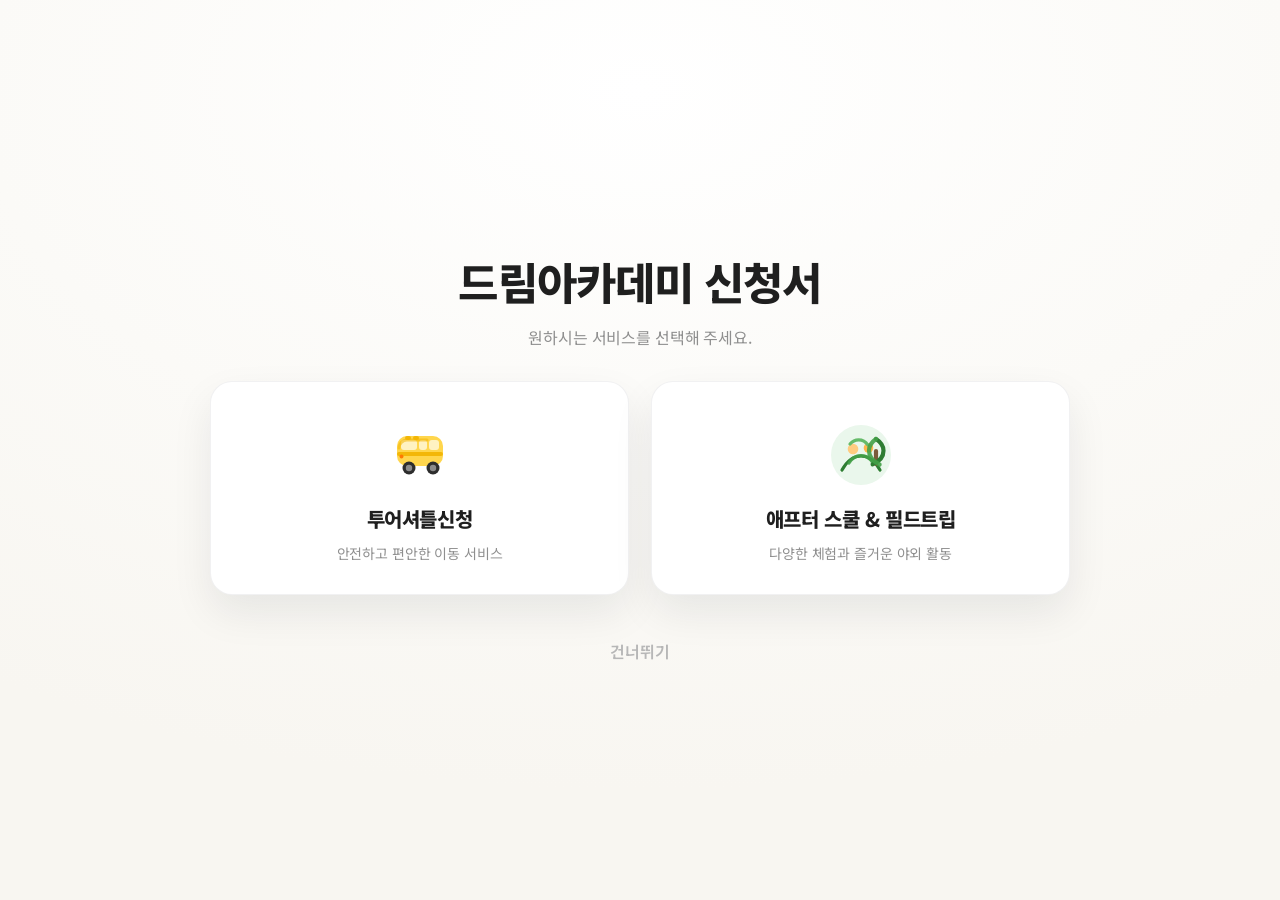
<file: index.html>
<!doctype html>
<html lang="ko">
  <head>
    <meta charset="UTF-8" />
    <meta name="viewport" content="width=device-width, initial-scale=1" />
    <meta name="color-scheme" content="light" />
    <title>드림아카데미 신청서</title>
    <meta name="description" content="드림아카데미 신청서 — 서비스 선택" />
    <link rel="preconnect" href="https://fonts.googleapis.com" />
    <link rel="preconnect" href="https://fonts.gstatic.com" crossorigin />
    <link href="https://fonts.googleapis.com/css2?family=Noto+Sans+KR:wght@400;500;600;700&display=swap" rel="stylesheet" />
    <style>
      :root {
        --bg: #fbfaf7;
        --card: #ffffff;
        --text: #1f1f1f;
        --muted: #8f8f8f;
        --shadow: 0 18px 40px rgba(17, 24, 39, 0.08);
        --stroke: rgba(17, 24, 39, 0.06);
        --focus: rgba(59, 130, 246, 0.35);
      }
      * { box-sizing: border-box; }
      html, body { height: 100%; }
      body {
        margin: 0;
        font-family: "Noto Sans KR", system-ui, -apple-system, Segoe UI, Roboto, Arial, sans-serif;
        background: radial-gradient(1200px 700px at 50% 10%, #ffffff 0%, var(--bg) 55%, #f8f6f1 100%);
        color: var(--text);
      }
      .wrap { min-height: 100%; display: grid; place-items: center; padding: 40px 18px 24px; }
      .screen { width: min(860px, 100%); display: grid; gap: 26px; justify-items: center; }
      .title { text-align: center; margin-top: 6px; }
      .title h1 { margin: 0; font-size: clamp(28px, 4vw, 44px); letter-spacing: -0.02em; font-weight: 800; }
      .title p { margin: 12px 0 0; color: var(--muted); font-size: clamp(14px, 2vw, 16px); letter-spacing: -0.01em; }
      .cards { width: 100%; display: grid; grid-template-columns: repeat(2, minmax(0, 1fr)); gap: 22px; margin-top: 6px; }
      .card {
        position: relative; display: grid; justify-items: center; align-content: center;
        gap: 10px; padding: 36px 22px 30px; background: var(--card); border-radius: 22px;
        box-shadow: var(--shadow); border: 1px solid var(--stroke); text-decoration: none;
        color: inherit; transition: transform 160ms ease, box-shadow 160ms ease, border-color 160ms ease;
        min-height: 210px;
      }
      .card::after {
        content: ""; position: absolute; inset: 0; border-radius: 22px;
        background: radial-gradient(500px 260px at 50% 0%, rgba(0,0,0,0.03), transparent 55%);
        opacity: 0; transition: opacity 160ms ease; pointer-events: none;
      }
      .card:hover { transform: translateY(-2px); box-shadow: 0 22px 50px rgba(17,24,39,0.11); border-color: rgba(17,24,39,0.1); }
      .card:hover::after { opacity: 1; }
      .card:active { transform: translateY(0px); }
      .card:focus-visible { outline: none; box-shadow: 0 22px 50px rgba(17,24,39,0.11), 0 0 0 4px var(--focus); }
      .icon { width: 74px; height: 74px; display: grid; place-items: center; }
      .card h2 { margin: 2px 0 0; font-size: 20px; font-weight: 800; letter-spacing: -0.02em; }
      .card p { margin: 0; text-align: center; color: var(--muted); line-height: 1.45; letter-spacing: -0.01em; font-size: 14px; }
      .skip {
        margin-top: 8px; text-decoration: none; color: #b7b7b7; font-weight: 600;
        letter-spacing: -0.01em; padding: 10px 14px; border-radius: 999px;
        transition: color 120ms ease, background 120ms ease;
      }
      .skip:hover { color: #8d8d8d; background: rgba(17,24,39,0.04); }
      .skip:focus-visible { outline: none; box-shadow: 0 0 0 4px var(--focus); }
      @media (max-width: 720px) {
        /* ✅ CSS 버그 수정: + 기호 제거 */
        .cards { grid-template-columns: 1fr; max-width: 420px; margin-inline: auto; }
        .card { min-height: 190px; }
      }
    </style>
  </head>
  <body>
    <main class="wrap">
      <section class="screen" aria-label="드림아카데미 신청서 메인">
        <header class="title">
          <h1>드림아카데미 신청서</h1>
          <p>원하시는 서비스를 선택해 주세요.</p>
        </header>

        <div class="cards" role="list">
          <!-- ✅ tour-shuttle.html → shuttle.html 로 링크 수정 -->
          <a class="card" href="./shuttle.html" role="listitem" aria-label="투어셔틀신청으로 이동">
            <div class="icon" aria-hidden="true">
              <svg width="74" height="74" viewBox="0 0 74 74" fill="none" xmlns="http://www.w3.org/2000/svg">
                <rect x="14" y="18" width="46" height="30" rx="10" fill="#FFD64D" />
                <rect x="18" y="22" width="16" height="10" rx="3" fill="#FFF2C2" />
                <rect x="36" y="22" width="8" height="10" rx="3" fill="#FFF2C2" />
                <rect x="46" y="22" width="10" height="10" rx="3" fill="#FFF2C2" />
                <rect x="14" y="34" width="46" height="4" rx="2" fill="#F2B400" opacity="0.9" />
                <rect x="22" y="18" width="6" height="4" rx="2" fill="#F2B400" opacity="0.9" />
                <rect x="30" y="18" width="6" height="4" rx="2" fill="#F2B400" opacity="0.9" />
                <circle cx="26" cy="50" r="6.5" fill="#2D2D2D" />
                <circle cx="26" cy="50" r="3.2" fill="#8B8B8B" />
                <circle cx="50" cy="50" r="6.5" fill="#2D2D2D" />
                <circle cx="50" cy="50" r="3.2" fill="#8B8B8B" />
                <path d="M16 30c0-4.418 3.582-8 8-8h20" stroke="#F2B400" stroke-width="3" stroke-linecap="round" opacity="0.55" />
                <circle cx="18.5" cy="38.5" r="2" fill="#FF7A00" />
              </svg>
            </div>
            <h2>투어셔틀신청</h2>
            <p>안전하고 편안한 이동 서비스</p>
          </a>

          <a class="card" href="./after-school-fieldtrip.html" role="listitem" aria-label="애프터 스쿨 & 필드트립으로 이동">
            <div class="icon" aria-hidden="true">
              <svg width="74" height="74" viewBox="0 0 74 74" fill="none" xmlns="http://www.w3.org/2000/svg">
                <circle cx="37" cy="37" r="30" fill="#EAF7EC" />
                <path d="M18 52c5-9 12-14 19-14s14 5 19 14" stroke="#2E7D32" stroke-width="3.2" stroke-linecap="round" />
                <path d="M25 45c2.8-4.8 6.7-7.4 12-7.4S46.2 40.2 49 45" stroke="#43A047" stroke-width="3.2" stroke-linecap="round" opacity="0.9" />
                <circle cx="29" cy="31" r="5.3" fill="#FFCC80" />
                <circle cx="44.5" cy="30" r="4.8" fill="#FFB74D" />
                <path d="M26 26c2.2-2.7 5.3-4.2 8.6-4.2 3.8 0 7.2 2 9.2 5" stroke="#66BB6A" stroke-width="3.2" stroke-linecap="round" />
                <path d="M52 46V33" stroke="#7B5B3A" stroke-width="4.2" stroke-linecap="round" />
                <path d="M52 21c5 3.2 7.5 7.1 7.5 11.7 0 5.7-3.9 10.6-10.9 13.7" stroke="#2E7D32" stroke-width="4.2" stroke-linecap="round" />
                <path d="M52 21c-4.7 3.3-7 7.2-7 11.7 0 5.6 3.7 10.6 10.6 13.8" stroke="#43A047" stroke-width="4.2" stroke-linecap="round" opacity="0.9" />
              </svg>
            </div>
            <h2>애프터 스쿨 &amp; 필드트립</h2>
            <p>다양한 체험과 즐거운 야외 활동</p>
          </a>
        </div>

        <a class="skip" href="./" aria-label="건너뛰기">건너뛰기</a>
      </section>
    </main>
  </body>
</html>
</file>
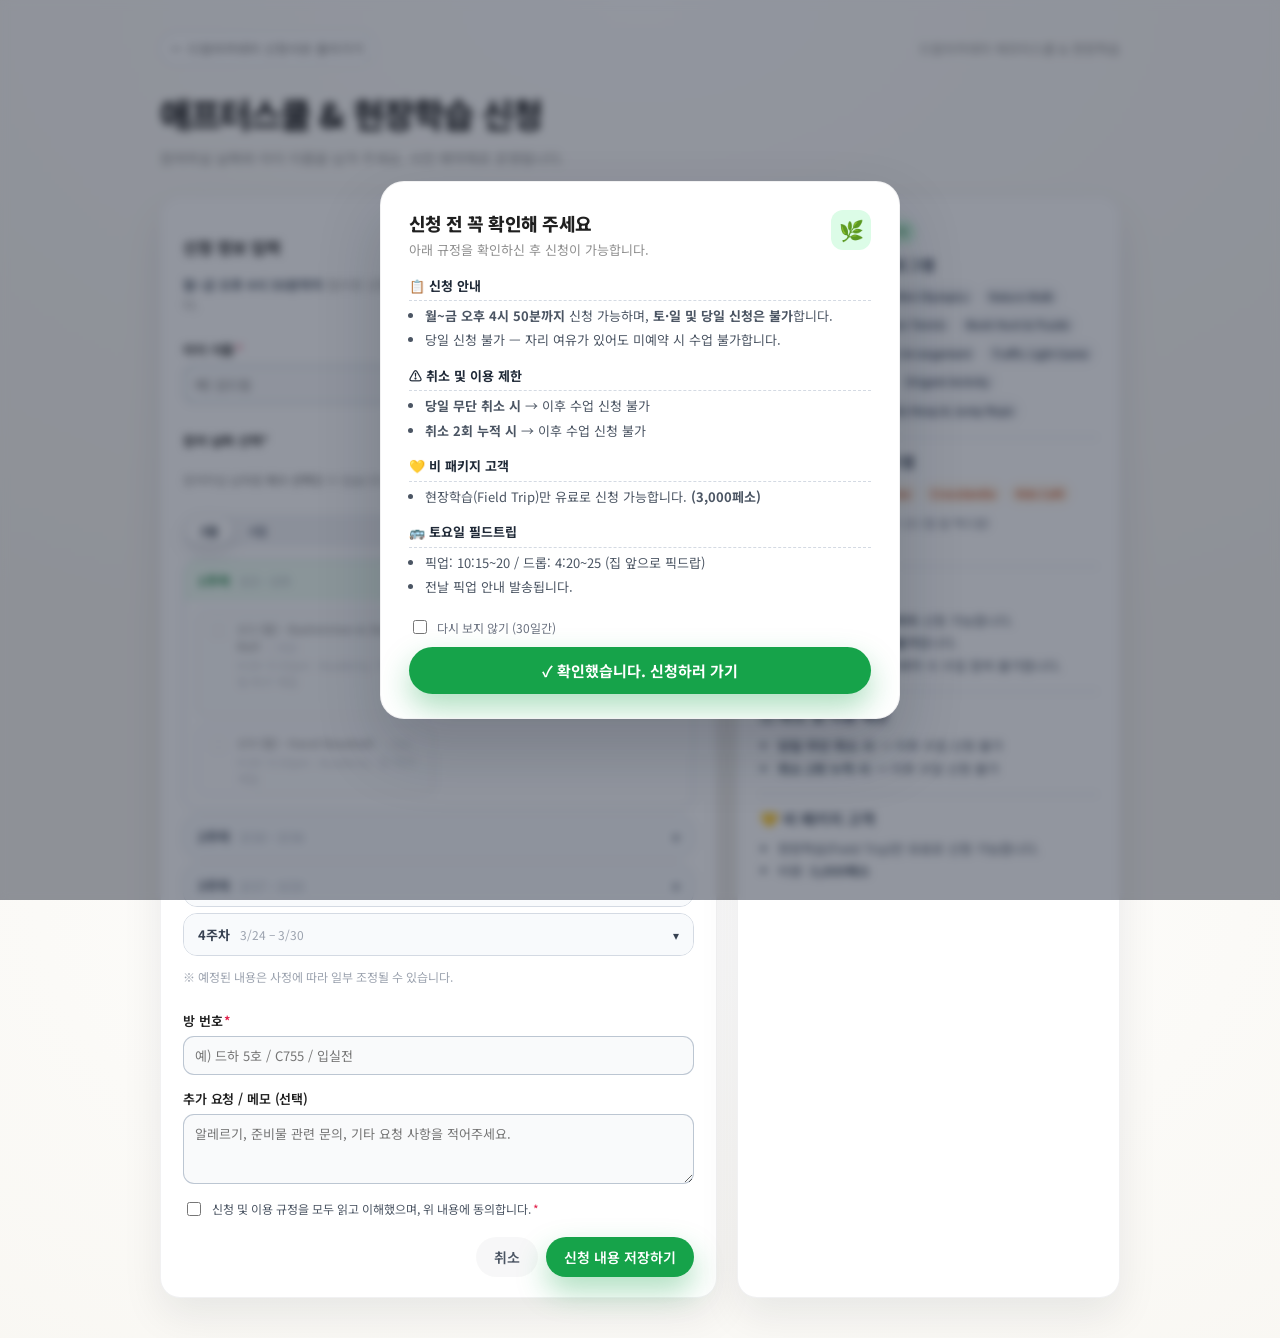
<file: after-school-fieldtrip.html>
<!doctype html>
<html lang="ko">
  <head>
    <meta charset="UTF-8" />
    <meta name="viewport" content="width=device-width, initial-scale=1" />
    <meta name="color-scheme" content="light" />
    <title>애프터스쿨 & 현장학습 신청 | 드림아카데미</title>
    <meta name="description" content="드림아카데미 애프터스쿨 & 현장학습 신청 페이지입니다." />
    <link rel="preconnect" href="https://fonts.googleapis.com" />
    <link rel="preconnect" href="https://fonts.gstatic.com" crossorigin />
    <link href="https://fonts.googleapis.com/css2?family=Noto+Sans+KR:wght@400;500;600;700&display=swap" rel="stylesheet" />
    <style>
      :root {
        --bg: #fbfaf7; --card: #ffffff; --text: #1f1f1f; --muted: #8f8f8f;
        --accent: #16a34a; --accent-soft: #dcfce7;
        --stroke: rgba(17,24,39,0.06); --shadow: 0 18px 40px rgba(17,24,39,0.08);
        --focus: rgba(22,163,74,0.4); --danger: #e11d48;
        --fieldtrip: #f97316; --fieldtrip-soft: #fff7ed; --fieldtrip-border: #fed7aa;
      }
      * { box-sizing: border-box; }
      html, body { height: 100%; }
      body { margin: 0; font-family: "Noto Sans KR", system-ui, sans-serif; background: radial-gradient(1200px 700px at 50% 0%, #ffffff 0%, var(--bg) 50%, #f8f6f1 100%); color: var(--text); }
      a { color: inherit; }

      .wrap { min-height: 100%; display: flex; justify-content: center; padding: 32px 18px 40px; }
      .page { width: min(960px, 100%); display: grid; gap: 18px; }

      .top-bar { display: flex; align-items: center; justify-content: space-between; font-size: 13px; color: var(--muted); }
      .back-link { display: inline-flex; align-items: center; gap: 4px; padding: 6px 10px; border-radius: 999px; background: rgba(255,255,255,0.9); border: 1px solid rgba(148,163,184,0.35); text-decoration: none; font-weight: 500; transition: background 140ms, transform 140ms, box-shadow 140ms; }
      .back-link:hover { background: #f8fafc; transform: translateY(-0.5px); box-shadow: 0 10px 22px rgba(15,23,42,0.12); }

      .title { margin-top: 6px; }
      .title h1 { margin: 0; font-size: clamp(26px,3.3vw,34px); font-weight: 800; letter-spacing: -0.03em; }
      .title p { margin: 10px 0 0; color: var(--muted); font-size: 14px; }

      .layout { display: grid; grid-template-columns: minmax(0,1.6fr) minmax(0,1.1fr); gap: 20px; margin-top: 10px; }
      .card { background: var(--card); border-radius: 20px; padding: 22px 22px 20px; box-shadow: var(--shadow); border: 1px solid var(--stroke); }
      .card-header { display: flex; align-items: center; justify-content: space-between; margin-bottom: 12px; }
      .card-title { font-size: 16px; font-weight: 700; }
      .chip { display: inline-flex; align-items: center; gap: 4px; padding: 4px 9px; border-radius: 999px; background: var(--accent-soft); color: #15803d; font-size: 11px; font-weight: 600; }

      .notice { margin: 0 0 14px; font-size: 13px; color: var(--muted); line-height: 1.5; }
      .notice strong { color: #4b5563; }

      form { display: grid; gap: 14px; }
      .field { display: grid; gap: 6px; }
      label span.required { color: var(--danger); margin-left: 2px; }
      .label-main { font-size: 13px; font-weight: 600; letter-spacing: -0.01em; }
      .label-sub { margin-top: 2px; font-size: 12px; color: var(--muted); }

      input[type="text"], input[type="number"], textarea {
        width: 100%; padding: 9px 11px; border-radius: 11px;
        border: 1px solid rgba(148,163,184,0.6); background: #f9fafb;
        font-size: 13px; font-family: inherit;
        transition: border-color 120ms, box-shadow 120ms, background 120ms;
      }
      input[type="text"]:focus-visible, textarea:focus-visible {
        outline: none; border-color: var(--accent); box-shadow: 0 0 0 2px var(--focus); background: #fff;
      }
      textarea { min-height: 70px; resize: vertical; }

      .agree { margin-top: 2px; display: flex; gap: 8px; font-size: 12px; color: #4b5563; align-items: flex-start; }
      .agree input[type="checkbox"] { margin-top: 2px; width: 14px; height: 14px; }

      /* 월 탭 */
      .month-toggle { margin-top: 8px; display: inline-flex; padding: 3px; border-radius: 999px; background: #f3f4f6; gap: 3px; }
      .month-toggle button { border: none; background: transparent; padding: 5px 14px; border-radius: 999px; font-size: 12px; font-weight: 600; color: #6b7280; cursor: pointer; transition: background 120ms, color 120ms, box-shadow 120ms, transform 120ms; font-family: inherit; }
      .month-toggle button[data-active="true"] { background: #fff; color: #1f2937; box-shadow: 0 8px 18px rgba(15,23,42,0.12); transform: translateY(-0.5px); }

      /* 아코디언 */
      .month-panel { display: none; }
      .month-panel[data-visible="true"] { display: block; }
      .month-hint { margin-top: 6px; font-size: 12px; color: #9ca3af; }

      .week-accordion { margin-top: 6px; border-radius: 14px; border: 1px solid rgba(148,163,184,0.4); overflow: hidden; }
      .week-accordion-btn { width: 100%; display: flex; align-items: center; justify-content: space-between; padding: 11px 14px; background: #f8fafc; border: none; cursor: pointer; font-family: inherit; font-size: 13px; font-weight: 700; color: #374151; transition: background 120ms; }
      .week-accordion-btn:hover { background: #f1f5f9; }
      .week-accordion-btn[data-open="true"] { background: #f0fdf4; color: #15803d; }
      .week-acc-title em { font-style: normal; font-weight: 400; color: #9ca3af; margin-left: 6px; font-size: 12px; }
      .week-acc-arrow { font-size: 12px; transition: transform 200ms ease; display: inline-block; }
      .week-accordion-btn[data-open="true"] .week-acc-arrow { transform: rotate(180deg); }
      .week-accordion-body { display: none; padding: 10px 12px 12px; }
      .week-accordion-body[data-open="true"] { display: block; }

      /* 스케줄 그리드 */
      .schedule-grid { display: grid; grid-template-columns: repeat(2,minmax(0,1fr)); gap: 8px; }
      .week-divider { display: flex; align-items: center; gap: 8px; margin: 8px 0 6px; }
      .week-divider span { font-size: 11px; font-weight: 600; color: #9ca3af; white-space: nowrap; }
      .week-divider::after { content: ''; flex: 1; height: 1px; background: rgba(148,163,184,0.3); }

      .schedule-item { border-radius: 12px; border: 1px solid rgba(148,163,184,0.7); padding: 8px 10px; display: flex; align-items: flex-start; gap: 8px; background: #f9fafb; cursor: pointer; font-size: 12px; transition: background 120ms, border-color 120ms, box-shadow 120ms, transform 120ms; }
      .schedule-item:hover { background: #fff; border-color: var(--accent); box-shadow: 0 10px 22px rgba(15,23,42,0.08); transform: translateY(-1px); }
      .schedule-item input { margin-top: 3px; flex-shrink: 0; accent-color: var(--accent); }
      .schedule-label { display: grid; gap: 2px; }
      .schedule-main { font-weight: 600; }
      .schedule-sub { color: #6b7280; line-height: 1.4; }

      /* 필드트립 강조 */
      .schedule-item.fieldtrip { background: var(--fieldtrip-soft); border-color: var(--fieldtrip-border); }
      .schedule-item.fieldtrip:hover { background: #fff; border-color: var(--fieldtrip); }
      .schedule-item.fieldtrip .schedule-main { color: #c2410c; }
      .fieldtrip-badge { display: inline-block; font-size: 10px; font-weight: 700; background: #f97316; color: #fff; padding: 1px 5px; border-radius: 4px; margin-left: 4px; vertical-align: middle; }

      /* ── 체크박스 스타일 ── */
      .schedule-item input[type="checkbox"] {
        width: 15px; height: 15px; border-radius: 4px;
        accent-color: #16a34a; flex-shrink: 0; margin-top: 3px; cursor: pointer;
      }
      .schedule-item:has(input[type="checkbox"]:checked) {
        background: #f0fdf4; border-color: #16a34a;
        box-shadow: 0 4px 12px rgba(22,163,74,0.15);
      }
      .schedule-item.fieldtrip:has(input[type="checkbox"]:checked) {
        background: #fff7ed; border-color: #f97316;
      }

      /* ── 체크박스 스타일 ── */
      .schedule-item input[type="checkbox"] {
        width: 15px; height: 15px; border-radius: 4px;
        accent-color: #16a34a; flex-shrink: 0; margin-top: 3px; cursor: pointer;
      }
      .schedule-item:has(input[type="checkbox"]:checked) {
        background: #f0fdf4 !important; border-color: #16a34a !important;
        box-shadow: 0 4px 12px rgba(22,163,74,0.15);
      }
      .schedule-item.fieldtrip:has(input[type="checkbox"]:checked) {
        background: #fff7ed !important; border-color: #f97316 !important;
      }

      /* 마감 스타일 */
      .schedule-item:has(input[type="checkbox"]:disabled) { opacity: 0.38 !important; cursor: not-allowed !important; transform: none !important; pointer-events: none; }
      .schedule-item:has(input[type="checkbox"]:disabled) .schedule-main::after { content: " · 마감"; font-size: 10px; font-weight: 600; color: #9ca3af; background: #f3f4f6; padding: 1px 5px; border-radius: 4px; margin-left: 4px; vertical-align: middle; }

      .submit-row { margin-top: 4px; display: flex; justify-content: flex-end; gap: 8px; }
      .btn { border: none; border-radius: 999px; padding: 10px 18px; font-size: 14px; font-weight: 600; cursor: pointer; font-family: inherit; display: inline-flex; align-items: center; gap: 6px; transition: background 140ms, transform 140ms, box-shadow 140ms, opacity 120ms; }
      .btn-primary { background: var(--accent); color: #fff; box-shadow: 0 14px 30px rgba(22,163,74,0.35); }
      .btn-primary:hover { background: #15803d; transform: translateY(-1px); box-shadow: 0 18px 40px rgba(22,163,74,0.4); }
      .btn-secondary { background: rgba(15,23,42,0.03); color: #4b5563; }
      .btn-secondary:hover { background: rgba(15,23,42,0.06); }
      .btn:disabled { opacity: 0.7; cursor: default; transform: none; box-shadow: none; }

      /* 우측 규정 */
      .rules { font-size: 13px; color: #4b5563; line-height: 1.6; }
      .rules h2 { margin: 0 0 8px; font-size: 15px; }
      .rules-section + .rules-section { margin-top: 14px; padding-top: 12px; border-top: 1px dashed rgba(148,163,184,0.6); }
      .rules ul { margin: 4px 0 0; padding-left: 18px; }
      .rules li { margin: 2px 0; }
      .rules .tagline { font-size: 12px; color: var(--muted); }
      .pill { display: inline-flex; align-items: center; gap: 6px; padding: 4px 9px; border-radius: 999px; background: #dcfce7; color: #15803d; font-size: 11px; margin-bottom: 8px; }

      /* 프로그램 목록 */
      .program-list { display: flex; flex-wrap: wrap; gap: 5px; margin-top: 6px; }
      .program-tag { font-size: 11px; padding: 3px 8px; border-radius: 999px; background: #f3f4f6; color: #374151; font-weight: 500; }
      .program-tag.ft { background: #fff7ed; color: #c2410c; }

      /* 팝업 모달 */
      .modal-backdrop { position: fixed; inset: 0; z-index: 999; background: rgba(15,23,42,0.45); backdrop-filter: blur(4px); display: flex; align-items: center; justify-content: center; padding: 20px; opacity: 1; transition: opacity 200ms ease; }
      .modal-backdrop.hiding { opacity: 0; pointer-events: none; }
      .modal-backdrop[hidden] { display: none; }
      .modal { background: #fff; border-radius: 24px; padding: 28px 28px 24px; width: min(520px, 100%); max-height: 80vh; overflow-y: auto; box-shadow: 0 32px 64px rgba(15,23,42,0.2); border: 1px solid var(--stroke); transform: translateY(0); transition: transform 200ms ease; }
      .modal-backdrop.hiding .modal { transform: translateY(12px); }
      .modal-header { display: flex; align-items: flex-start; justify-content: space-between; margin-bottom: 16px; gap: 12px; }
      .modal-title { font-size: 18px; font-weight: 800; letter-spacing: -0.03em; margin: 0; }
      .modal-subtitle { font-size: 13px; color: var(--muted); margin: 4px 0 0; }
      .modal-icon { width: 40px; height: 40px; border-radius: 12px; background: #dcfce7; display: flex; align-items: center; justify-content: center; font-size: 20px; flex-shrink: 0; }
      .modal-rules { font-size: 13px; color: #4b5563; line-height: 1.65; }
      .modal-rules h3 { margin: 14px 0 4px; font-size: 13px; font-weight: 700; color: #1f2937; padding-bottom: 4px; border-bottom: 1px dashed rgba(148,163,184,0.4); }
      .modal-rules h3:first-child { margin-top: 0; }
      .modal-rules ul { margin: 4px 0 0; padding-left: 16px; }
      .modal-rules li { margin: 3px 0; }
      .modal-footer { margin-top: 20px; display: flex; flex-direction: column; gap: 10px; }
      .modal-no-show { display: flex; align-items: center; gap: 7px; font-size: 12px; color: #6b7280; cursor: pointer; user-select: none; }
      .modal-no-show input { width: 14px; height: 14px; cursor: pointer; }
      .modal-confirm { width: 100%; padding: 13px; border: none; border-radius: 999px; background: var(--accent); color: #fff; font-size: 15px; font-weight: 700; font-family: inherit; cursor: pointer; box-shadow: 0 14px 30px rgba(22,163,74,0.35); transition: background 140ms, transform 140ms; }
      .modal-confirm:hover { background: #15803d; transform: translateY(-1px); }

      @media (max-width: 840px) { .layout { grid-template-columns: minmax(0,1fr); } .wrap { padding-top: 20px; } }
      @media (max-width: 480px) { .schedule-grid { grid-template-columns: minmax(0,1fr); } }
    </style>
  </head>
  <body>

    <!-- 팝업 모달 -->
    <div class="modal-backdrop" id="rules-modal" role="dialog" aria-modal="true">
      <div class="modal">
        <div class="modal-header">
          <div>
            <p class="modal-title">신청 전 꼭 확인해 주세요</p>
            <p class="modal-subtitle">아래 규정을 확인하신 후 신청이 가능합니다.</p>
          </div>
          <div class="modal-icon">🌿</div>
        </div>
        <div class="modal-rules">
          <h3>📋 신청 안내</h3>
          <ul>
              <li><strong>월~금 오후 4시 50분까지</strong> 신청 가능하며, <strong>토·일 및 당일 신청은 불가</strong>합니다.</li>
            <li>당일 신청 불가 — 자리 여유가 있어도 미예약 시 수업 불가합니다.</li>
          </ul>
          <h3>⚠️ 취소 및 이용 제한</h3>
          <ul>
            <li><strong>당일 무단 취소 시</strong> → 이후 수업 신청 불가</li>
            <li><strong>취소 2회 누적 시</strong> → 이후 수업 신청 불가</li>
          </ul>
          <h3>💛 비 패키지 고객</h3>
          <ul>
            <li>현장학습(Field Trip)만 유료로 신청 가능합니다. <strong>(3,000페소)</strong></li>
          </ul>
          <h3>🚌 토요일 필드트립</h3>
          <ul>
            <li>픽업: 10:15~20 / 드롭: 4:20~25 (집 앞으로 픽드랍)</li>
            <li>전날 픽업 안내 발송됩니다.</li>
          </ul>
        </div>
        <div class="modal-footer">
          <label class="modal-no-show">
            <input type="checkbox" id="no-show-check" />
            다시 보지 않기 (30일간)
          </label>
          <button class="modal-confirm" id="modal-confirm-btn">✓ 확인했습니다. 신청하러 가기</button>
        </div>
      </div>
    </div>

    <main class="wrap">
      <section class="page">
        <header class="top-bar">
          <a href="./index.html" class="back-link">← 드림아카데미 신청서로 돌아가기</a>
          <span>드림아카데미 애프터스쿨 & 현장학습</span>
        </header>

        <div class="title">
          <h1>애프터스쿨 & 현장학습 신청</h1>
          <p>참여하실 날짜와 아이 이름을 남겨 주세요. 사전 예약제로 운영됩니다.</p>
        </div>

        <div class="layout">
          <!-- 신청 폼 -->
          <section class="card">
            <header class="card-header">
              <div>
                <p class="card-title">신청 정보 입력</p>
                <p class="notice"><strong>월~금 오후 4시 50분까지</strong> 접수된 신청만 확인 가능하며, <strong>당일 신청은 불가</strong>합니다.</p>
              </div>
              <div class="chip">● 사전 예약제</div>
            </header>

            <form id="afterschool-form">
              <!-- 아이 이름 -->
              <div class="field">
                <label class="label-main" for="child-name">아이 이름<span class="required">*</span></label>
                <input id="child-name" name="childName" type="text" required placeholder="예) 김드림" />
              </div>

              <!-- 스케줄 선택 -->
              <div class="field">
                <p class="label-main">참여 날짜 선택<span class="required">*</span></p>
                <p class="label-sub">참여하실 날짜를 <strong>복수 선택</strong>할 수 있습니다. <span style="color:#c2410c;font-weight:600;">주황색</span>은 토요일 필드트립입니다.</p>

                <div class="month-toggle">
                  <button type="button" data-month="3" data-active="true">3월</button>
                  <button type="button" data-month="4" data-active="false">4월</button>
                </div>

                <div class="month-schedules">

                  <!-- ══ 3월 ══ -->
                  <div class="month-panel" data-month-panel="3" data-visible="true">

                    <!-- 3월 1주차: 3/2(월)~3/9(월) -->
                    <div class="week-accordion">
                      <button type="button" class="week-accordion-btn" data-open="true">
                        <span class="week-acc-title">1주차 <em>3/2 – 3/9</em></span>
                        <span class="week-acc-arrow">▾</span>
                      </button>
                      <div class="week-accordion-body" data-open="true">
                        <div class="schedule-grid">
                          <label class="schedule-item">
                            <input type="checkbox" name="schedule" value="3-2-badminton" />
                            <div class="schedule-label"><span class="schedule-main">3/2 (월) · Badminton & Dodge Ball</span><span class="schedule-sub">4:20~5:10pm · Academy · 배드민턴 및 피구 게임</span></div>
                          </label>
                          <label class="schedule-item">
                            <input type="checkbox" name="schedule" value="3-4-naturewalk" />
                            <div class="schedule-label"><span class="schedule-main">3/4 (수) · Nature Walk & Jackfruit Maze</span><span class="schedule-sub">4:30~5:20pm · Dream house Office · 베이스워터 산책 및 열대과일 테마 미로</span></div>
                          </label>
                          <label class="schedule-item">
                            <input type="checkbox" name="schedule" value="3-9-baseball" />
                            <div class="schedule-label"><span class="schedule-main">3/9 (월) · Hand Baseball</span><span class="schedule-sub">4:20~5:10pm · Academy · 손 야구 게임</span></div>
                          </label>
                        </div>
                      </div>
                    </div>

                    <!-- 3월 2주차: 3/10(화)~3/16(월) -->
                    <div class="week-accordion">
                      <button type="button" class="week-accordion-btn" data-open="false">
                        <span class="week-acc-title">2주차 <em>3/10 – 3/16</em></span>
                        <span class="week-acc-arrow">▾</span>
                      </button>
                      <div class="week-accordion-body" data-open="false">
                        <div class="schedule-grid">
                          <label class="schedule-item">
                            <input type="checkbox" name="schedule" value="3-11-olympics" />
                            <div class="schedule-label"><span class="schedule-main">3/11 (수) · Mini Olympics</span><span class="schedule-sub">4:30~5:20pm · Club House in Bayswater · 미니 올림픽</span></div>
                          </label>
                          <label class="schedule-item fieldtrip">
                            <input type="checkbox" name="schedule" value="3-14-nimobrew" />
                            <div class="schedule-label"><span class="schedule-main">3/14 (토) · Nimo Brew <span class="fieldtrip-badge">필드트립</span></span><span class="schedule-sub">10:30~4:30pm · Bayswater (집 앞 픽드랍) · 파충류 체험</span></div>
                          </label>
                          <label class="schedule-item">
                            <input type="checkbox" name="schedule" value="3-16-ecoplanting" />
                            <div class="schedule-label"><span class="schedule-main">3/16 (월) · Eco Planting and Herb</span><span class="schedule-sub">4:20~5:10pm · Academy · 친환경 식물 심기 및 허브 심기</span></div>
                          </label>
                        </div>
                      </div>
                    </div>

                    <!-- 3월 3주차: 3/17(화)~3/23(월) -->
                    <div class="week-accordion">
                      <button type="button" class="week-accordion-btn" data-open="false">
                        <span class="week-acc-title">3주차 <em>3/17 – 3/23</em></span>
                        <span class="week-acc-arrow">▾</span>
                      </button>
                      <div class="week-accordion-body" data-open="false">
                        <div class="schedule-grid">
                          <label class="schedule-item">
                            <input type="checkbox" name="schedule" value="3-18-snack" />
                            <div class="schedule-label"><span class="schedule-main">3/18 (수) · Snack Grabbing & Obstacle Course</span><span class="schedule-sub">4:30~5:20pm · Club House in Bayswater · 간식 잡기 및 장애물 코스 게임</span></div>
                          </label>
                          <label class="schedule-item">
                            <input type="checkbox" name="schedule" value="3-23-watergun" />
                            <div class="schedule-label"><span class="schedule-main">3/23 (월) · Water Gun Fun</span><span class="schedule-sub">4:20~5:10pm · Academy · 물총놀이 (젖는 옷·신발 착용, 수건 지참)</span></div>
                          </label>
                        </div>
                      </div>
                    </div>

                    <!-- 3월 4주차: 3/24(화)~3/30(월) -->
                    <div class="week-accordion">
                      <button type="button" class="week-accordion-btn" data-open="false">
                        <span class="week-acc-title">4주차 <em>3/24 – 3/30</em></span>
                        <span class="week-acc-arrow">▾</span>
                      </button>
                      <div class="week-accordion-body" data-open="false">
                        <div class="schedule-grid">
                          <label class="schedule-item">
                            <input type="checkbox" name="schedule" value="3-25-ballon" />
                            <div class="schedule-label"><span class="schedule-main">3/25 (수) · Balloon Tennis</span><span class="schedule-sub">4:30~5:20pm · Club House in Bayswater · 풍선 테니스</span></div>
                          </label>
                          <label class="schedule-item fieldtrip">
                            <input type="checkbox" name="schedule" value="3-28-shrine" />
                            <div class="schedule-label"><span class="schedule-main">3/28 (토) · Shrine Tour <span class="fieldtrip-badge">필드트립</span></span><span class="schedule-sub">10:30~4:30pm · Bayswater (집 앞 픽드랍) · 막탄의 대표 명소 쉬라인 투어</span></div>
                          </label>
                          <label class="schedule-item">
                            <input type="checkbox" name="schedule" value="3-30-origami" />
                            <div class="schedule-label"><span class="schedule-main">3/30 (월) · Origami & Paper Airplane</span><span class="schedule-sub">4:20~5:10pm · Academy · 종이접기 및 비행기 날리기</span></div>
                          </label>
                        </div>
                      </div>
                    </div>

                  </div>

                  <!-- ══ 4월 ══ -->
                  <div class="month-panel" data-month-panel="4" data-visible="false">

                    <!-- 4월 1주차: 4/1(수)~4/6(월) -->
                    <div class="week-accordion">
                      <button type="button" class="week-accordion-btn" data-open="true">
                        <span class="week-acc-title">1주차 <em>4/1 – 4/6</em></span>
                        <span class="week-acc-arrow">▾</span>
                      </button>
                      <div class="week-accordion-body" data-open="true">
                        <div class="schedule-grid">
                          <label class="schedule-item">
                            <input type="checkbox" name="schedule" value="4-1-hulahoop" />
                            <div class="schedule-label"><span class="schedule-main">4/1 (수) · Hula Hoop & Jump Rope</span><span class="schedule-sub">4:30~5:20pm · Club House in Bayswater · 훌라후프 및 줄넘기 활동</span></div>
                          </label>
                          <label class="schedule-item">
                            <input type="checkbox" name="schedule" value="4-6-bookhunt" />
                            <div class="schedule-label"><span class="schedule-main">4/6 (월) · Interactive Book Hunt & Puzzle</span><span class="schedule-sub">4:20~5:10pm · Academy · 책 탐색 활동 및 퍼즐게임</span></div>
                          </label>
                        </div>
                      </div>
                    </div>

                    <!-- 4월 2주차: 4/7(화)~4/13(월) -->
                    <div class="week-accordion">
                      <button type="button" class="week-accordion-btn" data-open="false">
                        <span class="week-acc-title">2주차 <em>4/7 – 4/13</em></span>
                        <span class="week-acc-arrow">▾</span>
                      </button>
                      <div class="week-accordion-body" data-open="false">
                        <div class="schedule-grid">
                          <label class="schedule-item">
                            <input type="checkbox" name="schedule" value="4-8-trafficlight" />
                            <div class="schedule-label"><span class="schedule-main">4/8 (수) · Red Light Green Light & Treasure Hunt</span><span class="schedule-sub">4:30~5:20pm · Club House in Bayswater · 신호등 게임 및 보물 찾기</span></div>
                          </label>
                          <label class="schedule-item fieldtrip">
                            <input type="checkbox" name="schedule" value="4-11-crocolandia" />
                            <div class="schedule-label"><span class="schedule-main">4/11 (토) · Crocolandia <span class="fieldtrip-badge">필드트립</span></span><span class="schedule-sub">10:30~4:30pm · Bayswater (집 앞 픽드랍) · 악어 및 파충류 관찰</span></div>
                          </label>
                          <label class="schedule-item">
                            <input type="checkbox" name="schedule" value="4-13-flower" />
                            <div class="schedule-label"><span class="schedule-main">4/13 (월) · Flower Arrangement</span><span class="schedule-sub">4:20~5:10pm · Academy · 꽃꽂이 활동 수업</span></div>
                          </label>
                        </div>
                      </div>
                    </div>

                    <!-- 4월 3주차: 4/14(화)~4/20(월) -->
                    <div class="week-accordion">
                      <button type="button" class="week-accordion-btn" data-open="false">
                        <span class="week-acc-title">3주차 <em>4/14 – 4/20</em></span>
                        <span class="week-acc-arrow">▾</span>
                      </button>
                      <div class="week-accordion-body" data-open="false">
                        <div class="schedule-grid">
                          <label class="schedule-item">
                            <input type="checkbox" name="schedule" value="4-15-ballontennis" />
                            <div class="schedule-label"><span class="schedule-main">4/15 (수) · Balloon Tennis</span><span class="schedule-sub">4:30~5:20pm · Club House in Bayswater · 풍선 테니스</span></div>
                          </label>
                          <label class="schedule-item">
                            <input type="checkbox" name="schedule" value="4-20-plantobservation" />
                            <div class="schedule-label"><span class="schedule-main">4/20 (월) · Plant Observation with Handmade Magnifiers</span><span class="schedule-sub">4:20~5:10pm · Academy · 직접 만든 색깔 확대경으로 식물 관찰</span></div>
                          </label>
                        </div>
                      </div>
                    </div>

                    <!-- 4월 4주차: 4/21(화)~4/27(월) -->
                    <div class="week-accordion">
                      <button type="button" class="week-accordion-btn" data-open="false">
                        <span class="week-acc-title">4주차 <em>4/21 – 4/27</em></span>
                        <span class="week-acc-arrow">▾</span>
                      </button>
                      <div class="week-accordion-body" data-open="false">
                        <div class="schedule-grid">
                          <label class="schedule-item">
                            <input type="checkbox" name="schedule" value="4-22-naturewalk" />
                            <div class="schedule-label"><span class="schedule-main">4/22 (수) · Nature Walk & Jackfruit Maze</span><span class="schedule-sub">4:30~5:20pm · Dream house Office · 베이스워터 산책 및 열대과일 테마 미로</span></div>
                          </label>
                          <label class="schedule-item fieldtrip">
                            <input type="checkbox" name="schedule" value="4-25-kidscafe" />
                            <div class="schedule-label"><span class="schedule-main">4/25 (토) · Kids Café <span class="fieldtrip-badge">필드트립</span></span><span class="schedule-sub">10:30~4:30pm · Bayswater (집 앞 픽드랍) · 키즈 카페 방문</span></div>
                          </label>
                          <label class="schedule-item">
                            <input type="checkbox" name="schedule" value="4-27-watergun" />
                            <div class="schedule-label"><span class="schedule-main">4/27 (월) · Water Gun Fun</span><span class="schedule-sub">4:20~5:10pm · Academy · 물총놀이 (젖는 옷·신발 착용, 수건 지참)</span></div>
                          </label>
                        </div>
                      </div>
                    </div>

                    <!-- 4월 5주차: 4/28(화)~4/29(수) -->
                    <div class="week-accordion">
                      <button type="button" class="week-accordion-btn" data-open="false">
                        <span class="week-acc-title">5주차 <em>4/28 – 4/29</em></span>
                        <span class="week-acc-arrow">▾</span>
                      </button>
                      <div class="week-accordion-body" data-open="false">
                        <div class="schedule-grid">
                          <label class="schedule-item">
                            <input type="checkbox" name="schedule" value="4-29-olympics" />
                            <div class="schedule-label"><span class="schedule-main">4/29 (수) · Mini Olympics</span><span class="schedule-sub">4:30~5:20pm · Club House in Bayswater · 미니 올림픽</span></div>
                          </label>
                        </div>
                      </div>
                    </div>

                  </div>

                </div>
                <p class="month-hint">※ 예정된 내용은 사정에 따라 일부 조정될 수 있습니다.</p>
              </div>

              <!-- 방번호 -->
              <div class="field">
                <label class="label-main" for="room">방 번호<span class="required">*</span></label>
                <input id="room" name="room" type="text" required placeholder="예) 드하 5호 / C755 / 입실전" />
              </div>

              <!-- 메모 -->
              <div class="field">
                <label class="label-main" for="memo">추가 요청 / 메모 (선택)</label>
                <textarea id="memo" name="memo" placeholder="알레르기, 준비물 관련 문의, 기타 요청 사항을 적어주세요."></textarea>
              </div>

              <!-- 동의 -->
              <div class="field">
                <div class="agree">
                  <input id="agree" name="agree" type="checkbox" required />
                  <label for="agree">신청 및 이용 규정을 모두 읽고 이해했으며, 위 내용에 동의합니다.<span class="required">*</span></label>
                </div>
              </div>

              <div class="submit-row">
                <button type="button" class="btn btn-secondary" onclick="history.back()">취소</button>
                <button type="submit" class="btn btn-primary" id="submit-button">신청 내용 저장하기</button>
              </div>
            </form>
          </section>

          <!-- 우측 규정 -->
          <aside class="card rules">
            <div class="pill">🌿 프로그램 안내 및 이용 규정</div>

            <div class="rules-section">
              <h2>📚 After School 프로그램</h2>
              <div class="program-list">
                <span class="program-tag">Eco Planting & Herb</span>
                <span class="program-tag">Mini Olympics</span>
                <span class="program-tag">Nature Walk</span>
                <span class="program-tag">Water Gun Fun</span>
                <span class="program-tag">Balloon Tennis</span>
                <span class="program-tag">Book Hunt & Puzzle</span>
                <span class="program-tag">Hand Baseball</span>
                <span class="program-tag">Flower Arrangement</span>
                <span class="program-tag">Traffic Light Game</span>
                <span class="program-tag">Snack Grabbing Game</span>
                <span class="program-tag">Origami Activity</span>
                <span class="program-tag">Plant Observation</span>
                <span class="program-tag">Hula Hoop & Jump Rope</span>
              </div>
            </div>

            <div class="rules-section">
              <h2>🚌 Field Trip 프로그램</h2>
              <div class="program-list">
                <span class="program-tag ft">Shrine Tour</span>
                <span class="program-tag ft">Nimo Brew</span>
                <span class="program-tag ft">Crocolandia</span>
                <span class="program-tag ft">Kids Café</span>
              </div>
              <p style="margin:8px 0 0;font-size:12px;color:#6b7280;">픽업 10:15~20 / 드롭 4:20~25 (집 앞 픽드랍)<br>전날 픽업 안내 발송</p>
            </div>

            <div class="rules-section">
              <h2>📋 신청 안내</h2>
              <ul>
                <li><strong>월~금 오후 4시 50분까지</strong> 신청 가능합니다.</li>
                <li><strong>토·일 및 당일 신청은 불가</strong>합니다.</li>
                <li>자리 여유가 있어도 미예약 시 수업 참여 불가합니다.</li>
              </ul>
            </div>

            <div class="rules-section">
              <h2>⚠️ 취소 및 이용 제한</h2>
              <ul>
                <li><strong>당일 무단 취소 시</strong> → 이후 수업 신청 불가</li>
                <li><strong>취소 2회 누적 시</strong> → 이후 수업 신청 불가</li>
              </ul>
            </div>

            <div class="rules-section">
              <h2>💛 비 패키지 고객</h2>
              <ul>
                <li>현장학습(Field Trip)만 유료로 신청 가능합니다.</li>
                <li>비용: <strong>3,000페소</strong></li>
              </ul>
            </div>
          </aside>
        </div>
      </section>
    </main>

    <script>
      (function () {
        // ── 팝업 로직 ──
        const modal = document.getElementById("rules-modal");
        const confirmBtn = document.getElementById("modal-confirm-btn");
        const noShowCheck = document.getElementById("no-show-check");
        const STORAGE_KEY = "afterschool_rules_confirmed";

        function closeModal() {
          modal.classList.add("hiding");
          setTimeout(() => { modal.hidden = true; }, 200);
        }

        const saved = localStorage.getItem(STORAGE_KEY);
        if (saved && Date.now() < parseInt(saved, 10)) {
          modal.hidden = true;
        }

        if (confirmBtn) {
          confirmBtn.addEventListener("click", () => {
            if (noShowCheck.checked) {
              localStorage.setItem(STORAGE_KEY, (Date.now() + 30*24*60*60*1000).toString());
            }
            closeModal();
          });
        }

        // ── 월 탭 전환 ──
        const toggle = document.querySelector(".month-toggle");
        if (toggle) {
          const buttons = Array.from(toggle.querySelectorAll("button"));
          const panels = Array.from(document.querySelectorAll(".month-panel"));
          buttons.forEach((btn) => {
            btn.addEventListener("click", () => {
              const month = btn.getAttribute("data-month");
              buttons.forEach((b) => { b.dataset.active = b === btn ? "true" : "false"; });
              panels.forEach((p) => { p.dataset.visible = p.getAttribute("data-month-panel") === month ? "true" : "false"; });
            });
          });
        }

        // ── 주차 아코디언 ──
        document.querySelectorAll(".week-accordion-btn").forEach((btn) => {
          btn.addEventListener("click", () => {
            const body = btn.nextElementSibling;
            const isOpen = btn.dataset.open === "true";
            btn.dataset.open = isOpen ? "false" : "true";
            body.dataset.open = isOpen ? "false" : "true";
          });
        });

        // ── 마감 자동처리 (PHT 기준) ──
        function getPHTNow() {
          const now = new Date();
          const utc = now.getTime() + now.getTimezoneOffset() * 60000;
          return new Date(utc + 8 * 3600000);
        }

        function disableExpiredSchedules() {
          const pht = getPHTNow();
          document.querySelectorAll(".schedule-item").forEach((item) => {
            const cb = item.querySelector("input[type=checkbox]");
            if (!cb) return;
            const parts = cb.value.split("-");
            if (parts.length < 2) return;
            const month = parseInt(parts[0], 10);
            const day = parseInt(parts[1], 10);
            const scheduleDate = new Date(pht.getFullYear(), month - 1, day);
            const scheduleDow = scheduleDate.getDay();
            let deadline;
            if (scheduleDow === 1) {
              deadline = new Date(scheduleDate);
              deadline.setDate(deadline.getDate() - 3);
              deadline.setHours(16, 50, 0, 0);
            } else {
              deadline = new Date(scheduleDate);
              deadline.setDate(deadline.getDate() - 1);
              deadline.setHours(16, 50, 0, 0);
            }
            if (pht >= deadline) {
              cb.disabled = true;
              item.style.opacity = "0.38";
              item.style.cursor = "not-allowed";
              item.style.transform = "none";
              item.title = "신청 마감된 일정입니다";
              cb.checked = false;
            }
          });
        }

        disableExpiredSchedules();

        // ── 폼 제출 ──
        const FORM_ENDPOINT = "https://script.google.com/macros/s/AKfycbwqK13BTYKhX4HqJHxJCotHP2X2lbtdRptQkW-j9A6-ZffkRtt1B8v1IKwIZ6uMBM4/exec";
        const form = document.getElementById("afterschool-form");
        const submitButton = document.getElementById("submit-button");

        if (form && submitButton) {
          form.addEventListener("submit", async (e) => {
            e.preventDefault();
            if (!form.reportValidity()) return;
            // 체크박스 최소 1개 선택 확인
            const checked = form.querySelectorAll('input[name="schedule"]:checked');
            if (checked.length === 0) {
              alert("날짜를 최소 1개 이상 선택해 주세요.");
              return;
            }

            submitButton.disabled = true;
            const orig = submitButton.textContent;
            submitButton.textContent = "전송 중...";
            try {
              const formData = new FormData(form);
              formData.delete("schedule");
              const scheduleValues = Array.from(checked).map(cb => cb.value).join(", ");
              formData.append("schedule", scheduleValues);
              const res = await fetch(FORM_ENDPOINT, { method: "POST", body: formData });
              if (!res.ok) throw new Error("Network error");
              alert("신청이 완료되었습니다! 드림센터를 통해 확인 안내를 드릴 예정입니다.");
              form.reset();
            } catch (err) {
              console.error(err);
              alert("전송에 실패했습니다. 잠시 후 다시 시도해 주세요.");
            } finally {
              submitButton.disabled = false;
              submitButton.textContent = orig;
            }
          });
        }
      })();
    </script>
  </body>
</html>
</file>
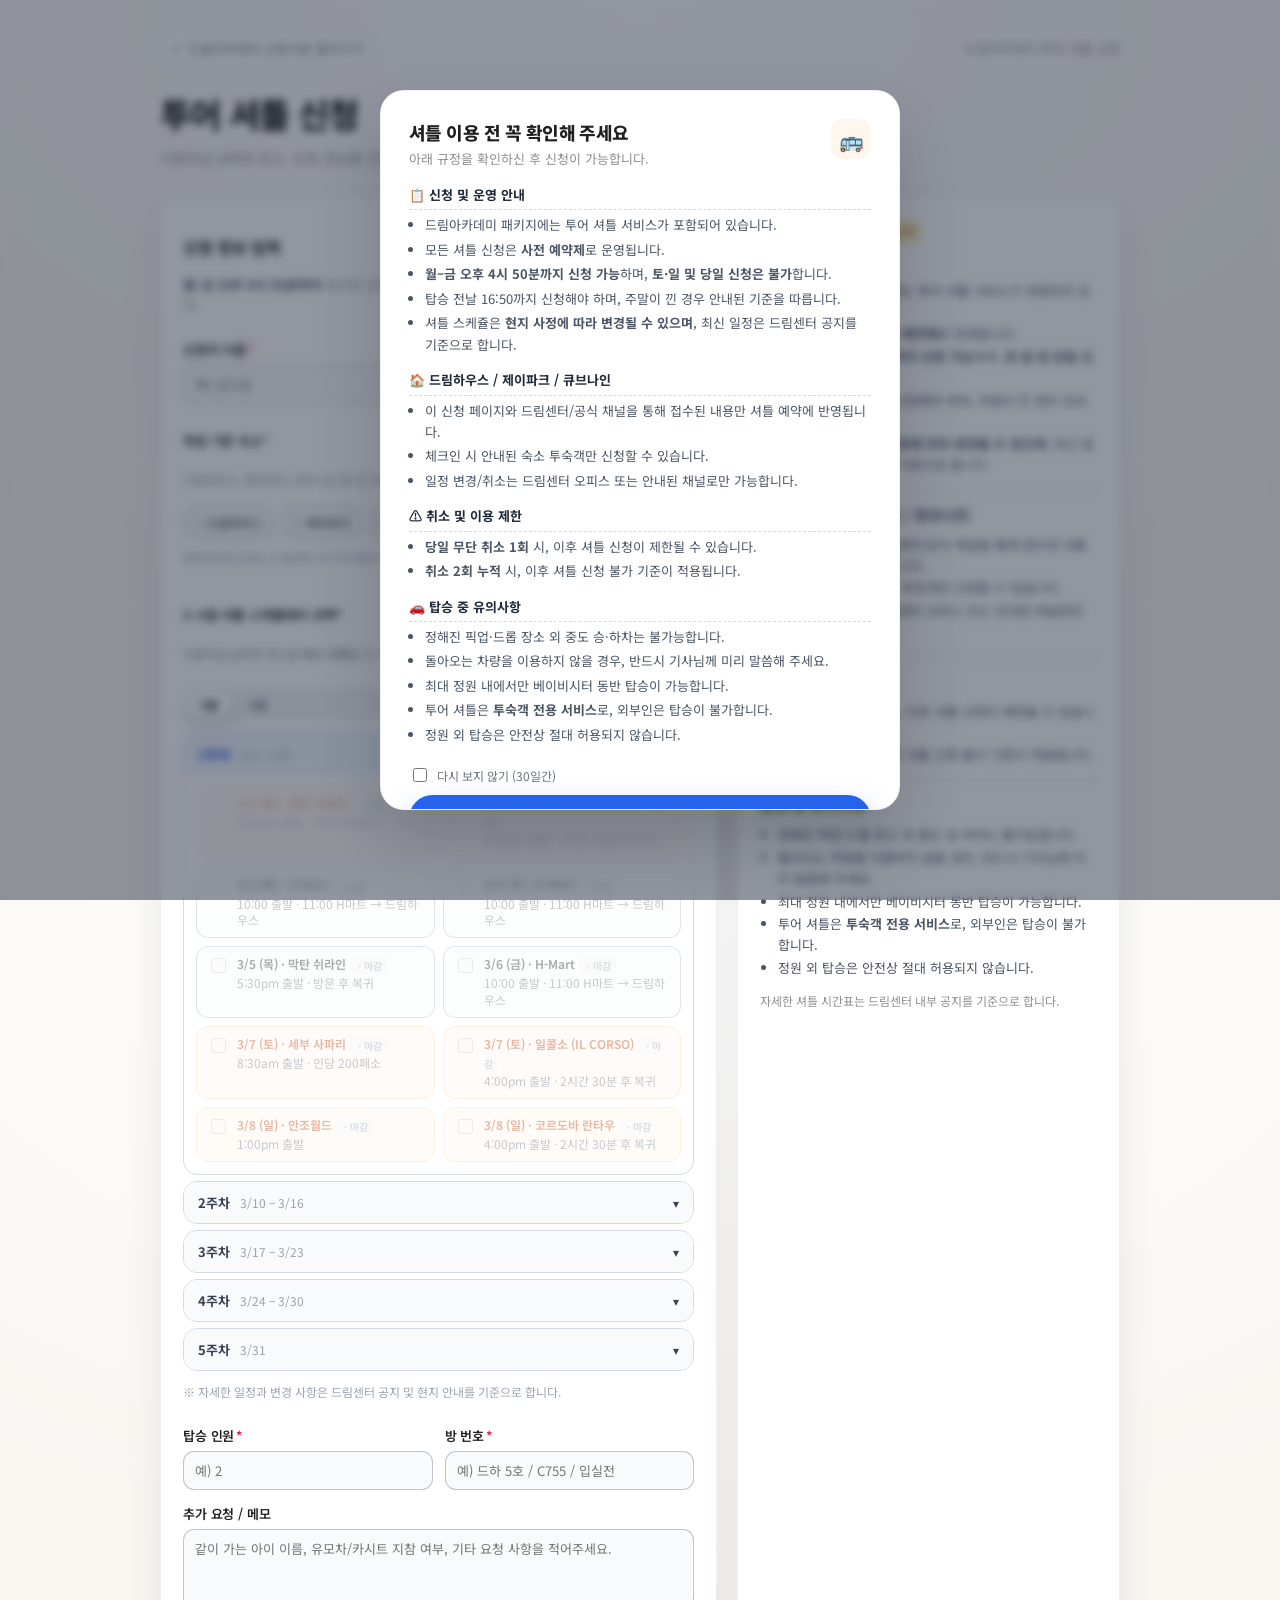
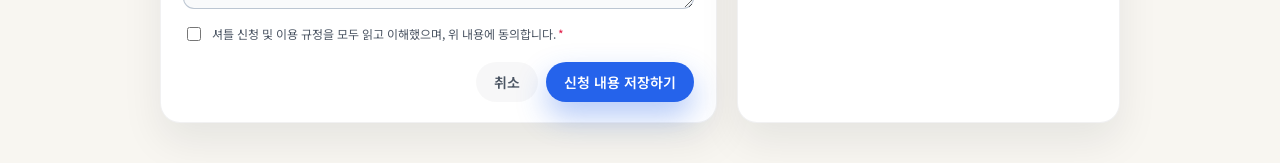
<file: shuttle.html>
<!doctype html>
<html lang="ko">
  <head>
    <meta charset="UTF-8" />
    <meta name="viewport" content="width=device-width, initial-scale=1" />
    <meta name="color-scheme" content="light" />
    <title>투어 셔틀 신청 | 드림아카데미</title>
    <meta name="description" content="드림아카데미 투어 셔틀 신청 페이지입니다." />
    <link rel="preconnect" href="https://fonts.googleapis.com" />
    <link rel="preconnect" href="https://fonts.gstatic.com" crossorigin />
    <link href="https://fonts.googleapis.com/css2?family=Noto+Sans+KR:wght@400;500;600;700&display=swap" rel="stylesheet" />
    <style>
      :root {
        --bg: #fbfaf7; --card: #ffffff; --text: #1f1f1f; --muted: #8f8f8f;
        --accent: #2563eb; --accent-soft: #ebf2ff;
        --stroke: rgba(17,24,39,0.06); --shadow: 0 18px 40px rgba(17,24,39,0.08);
        --focus: rgba(37,99,235,0.4); --danger: #e11d48;
      }
      * { box-sizing: border-box; }
      html, body { height: 100%; }
      body { margin: 0; font-family: "Noto Sans KR", system-ui, sans-serif; background: radial-gradient(1200px 700px at 50% 0%, #fff 0%, var(--bg) 50%, #f8f6f1 100%); color: var(--text); }
      a { color: inherit; }
      .wrap { min-height: 100%; display: flex; justify-content: center; padding: 32px 18px 40px; }
      .page { width: min(960px, 100%); display: grid; gap: 18px; }
      .top-bar { display: flex; align-items: center; justify-content: space-between; font-size: 13px; color: var(--muted); }
      .back-link { display: inline-flex; align-items: center; gap: 4px; padding: 6px 10px; border-radius: 999px; background: rgba(255,255,255,0.9); border: 1px solid rgba(148,163,184,0.35); text-decoration: none; font-weight: 500; transition: background 140ms, transform 140ms, box-shadow 140ms; }
      .back-link:hover { background: #f8fafc; transform: translateY(-0.5px); box-shadow: 0 10px 22px rgba(15,23,42,0.12); }
      .title { margin-top: 6px; }
      .title h1 { margin: 0; font-size: clamp(26px,3.3vw,34px); font-weight: 800; letter-spacing: -0.03em; }
      .title p { margin: 10px 0 0; color: var(--muted); font-size: 14px; }
      .layout { display: grid; grid-template-columns: minmax(0,1.6fr) minmax(0,1.1fr); gap: 20px; margin-top: 10px; }
      .card { background: var(--card); border-radius: 20px; padding: 22px 22px 20px; box-shadow: var(--shadow); border: 1px solid var(--stroke); }
      .card-header { display: flex; align-items: center; justify-content: space-between; margin-bottom: 12px; }
      .card-title { font-size: 16px; font-weight: 700; }
      .chip { display: inline-flex; align-items: center; gap: 4px; padding: 4px 9px; border-radius: 999px; background: var(--accent-soft); color: #1d4ed8; font-size: 11px; font-weight: 600; }
      .notice { margin: 0 0 14px; font-size: 13px; color: var(--muted); line-height: 1.5; }
      .notice strong { color: #4b5563; }
      form { display: grid; gap: 14px; }
      .field { display: grid; gap: 6px; }
      .field-row { display: grid; grid-template-columns: repeat(2,minmax(0,1fr)); gap: 12px; }
      label span.required { color: var(--danger); margin-left: 2px; }
      .label-main { font-size: 13px; font-weight: 600; letter-spacing: -0.01em; }
      .label-sub { margin-top: 2px; font-size: 12px; color: var(--muted); }
      input[type="text"], input[type="number"], select, textarea { width: 100%; padding: 9px 11px; border-radius: 11px; border: 1px solid rgba(148,163,184,0.6); background: #f9fafb; font-size: 13px; font-family: inherit; transition: border-color 120ms, box-shadow 120ms, background 120ms; }
      input:focus-visible, select:focus-visible, textarea:focus-visible { outline: none; border-color: #2563eb; box-shadow: 0 0 0 2px var(--focus); background: #fff; }
      textarea { min-height: 80px; resize: vertical; }
      .radio-group { display: flex; flex-wrap: wrap; gap: 8px; }
      .radio-pill { position: relative; display: inline-flex; align-items: center; gap: 4px; padding: 7px 11px; border-radius: 999px; border: 1px solid rgba(148,163,184,0.7); background: #f9fafb; font-size: 12px; cursor: pointer; transition: background 120ms, border-color 120ms; }
      .radio-pill input { position: absolute; inset: 0; opacity: 0; cursor: pointer; }
      .radio-pill span.bullet { width: 8px; height: 8px; border-radius: 999px; border: 1px solid rgba(148,163,184,0.9); background: #fff; flex-shrink: 0; }
      .radio-pill input:checked ~ span.bullet { background: #2563eb; border-color: #2563eb; }
      .radio-pill input:checked ~ span.text { color: #1d4ed8; font-weight: 600; }
      .helper { margin-top: 4px; font-size: 12px; color: #9ca3af; }
      .agree { margin-top: 2px; display: flex; gap: 8px; font-size: 12px; color: #4b5563; align-items: flex-start; }
      .agree input[type="checkbox"] { margin-top: 2px; width: 14px; height: 14px; }
      .month-toggle { margin-top: 8px; display: inline-flex; padding: 3px; border-radius: 999px; background: #f3f4f6; gap: 3px; }
      .month-toggle button { border: none; background: transparent; padding: 5px 14px; border-radius: 999px; font-size: 12px; font-weight: 600; color: #6b7280; cursor: pointer; transition: background 120ms, color 120ms, box-shadow 120ms, transform 120ms; font-family: inherit; }
      .month-toggle button[data-active="true"] { background: #fff; color: #1f2937; box-shadow: 0 8px 18px rgba(15,23,42,0.12); transform: translateY(-0.5px); }
      .month-panel { display: none; }
      .month-panel[data-visible="true"] { display: block; }
      .month-label { margin-top: 8px; font-size: 12px; font-weight: 600; color: #6b7280; }
      .month-hint { margin-top: 6px; font-size: 12px; color: #9ca3af; }
      .week-section { margin-top: 10px; }
      .week-divider { display: flex; align-items: center; gap: 8px; margin-bottom: 8px; }
      .week-divider span { font-size: 11px; font-weight: 600; color: #9ca3af; white-space: nowrap; }
      .week-divider::after { content: ''; flex: 1; height: 1px; background: rgba(148,163,184,0.3); }
      .schedule-grid { display: grid; grid-template-columns: repeat(2,minmax(0,1fr)); gap: 8px; }
      .schedule-item { border-radius: 12px; border: 1px solid rgba(148,163,184,0.7); padding: 8px 10px; display: flex; align-items: flex-start; gap: 8px; background: #f9fafb; cursor: pointer; font-size: 12px; transition: background 120ms, border-color 120ms, box-shadow 120ms, transform 120ms; }
      .schedule-item:hover { background: #fff; border-color: #2563eb; box-shadow: 0 10px 22px rgba(15,23,42,0.08); transform: translateY(-1px); }
      .schedule-item input { margin-top: 3px; flex-shrink: 0; }
      .schedule-label { display: grid; gap: 2px; }
      .schedule-main { font-weight: 600; }
      .schedule-sub { color: #6b7280; line-height: 1.4; }
      .schedule-item.weekend { background: #fff7ed; border-color: #fed7aa; }
      .schedule-item.weekend:hover { background: #fff; border-color: #f97316; }
      .schedule-item.weekend .schedule-main { color: #c2410c; }
      .submit-row { margin-top: 4px; display: flex; justify-content: flex-end; gap: 8px; }
      .btn { border: none; border-radius: 999px; padding: 10px 18px; font-size: 14px; font-weight: 600; cursor: pointer; font-family: inherit; display: inline-flex; align-items: center; gap: 6px; transition: background 140ms, transform 140ms, box-shadow 140ms, opacity 120ms; }
      .btn-primary { background: #2563eb; color: #fff; box-shadow: 0 14px 30px rgba(37,99,235,0.35); }
      .btn-primary:hover { background: #1d4ed8; transform: translateY(-1px); box-shadow: 0 18px 40px rgba(37,99,235,0.4); }
      .btn-secondary { background: rgba(15,23,42,0.03); color: #4b5563; }
      .btn-secondary:hover { background: rgba(15,23,42,0.06); }
      .btn:disabled { opacity: 0.7; cursor: default; transform: none; box-shadow: none; }
      .rules { font-size: 13px; color: #4b5563; line-height: 1.6; }
      .rules h2 { margin: 0 0 8px; font-size: 15px; }
      .rules-section + .rules-section { margin-top: 14px; padding-top: 12px; border-top: 1px dashed rgba(148,163,184,0.6); }
      .rules ul { margin: 4px 0 0; padding-left: 18px; }
      .rules li { margin: 2px 0; }
      .rules .tagline { font-size: 12px; color: var(--muted); }
      .pill { display: inline-flex; align-items: center; gap: 6px; padding: 4px 9px; border-radius: 999px; background: #fef3c7; color: #92400e; font-size: 11px; margin-bottom: 4px; }
      @media (max-width: 840px) { .layout { grid-template-columns: minmax(0,1fr); } .wrap { padding-top: 20px; } }
      @media (max-width: 480px) { .field-row, .schedule-grid { grid-template-columns: minmax(0,1fr); } }

      /* ── 주차 아코디언 ── */
      .week-accordion { margin-top: 6px; border-radius: 14px; border: 1px solid rgba(148,163,184,0.4); overflow: hidden; }
      .week-accordion-btn {
        width: 100%; display: flex; align-items: center; justify-content: space-between;
        padding: 11px 14px; background: #f8fafc; border: none; cursor: pointer;
        font-family: inherit; font-size: 13px; font-weight: 700; color: #374151;
        transition: background 120ms;
      }
      .week-accordion-btn:hover { background: #f1f5f9; }
      .week-accordion-btn[data-open="true"] { background: #eff6ff; color: #1d4ed8; }
      .week-acc-title em { font-style: normal; font-weight: 400; color: #9ca3af; margin-left: 6px; font-size: 12px; }
      .week-acc-arrow { font-size: 12px; transition: transform 200ms ease; display: inline-block; }
      .week-accordion-btn[data-open="true"] .week-acc-arrow { transform: rotate(180deg); }
      .week-accordion-body { display: none; padding: 10px 12px 12px; }
      .week-accordion-body[data-open="true"] { display: block; }

      /* ── 체크박스 스타일 ── */
      .schedule-item input[type="checkbox"] {
        width: 15px; height: 15px; border-radius: 4px;
        accent-color: #2563eb; flex-shrink: 0; margin-top: 3px; cursor: pointer;
      }
      .schedule-item:has(input[type="checkbox"]:checked) {
        background: #eff6ff !important; border-color: #2563eb !important;
        box-shadow: 0 4px 12px rgba(37,99,235,0.15);
      }
      .schedule-item.weekend:has(input[type="checkbox"]:checked) {
        background: #fff7ed !important; border-color: #f97316 !important;
      }

      /* ── 마감 항목 스타일 ── */
      .schedule-item:has(input:disabled) {
        opacity: 0.38 !important;
        cursor: not-allowed !important;
        transform: none !important;
        pointer-events: none;
      }
      .schedule-item:has(input:disabled) .schedule-main::after {
        content: " · 마감";
        font-size: 10px;
        font-weight: 600;
        color: #9ca3af;
        background: #f3f4f6;
        padding: 1px 5px;
        border-radius: 4px;
        margin-left: 4px;
        vertical-align: middle;
      }

      /* ── 팝업 모달 ── */
      .modal-backdrop {
        position: fixed; inset: 0; z-index: 999;
        background: rgba(15,23,42,0.45);
        backdrop-filter: blur(4px);
        display: flex; align-items: center; justify-content: center;
        padding: 20px;
        opacity: 1; transition: opacity 200ms ease;
      }
      .modal-backdrop.hiding { opacity: 0; pointer-events: none; }
      .modal-backdrop[hidden] { display: none; }

      .modal {
        background: #fff; border-radius: 24px;
        padding: 28px 28px 24px;
        width: min(520px, 100%);
        max-height: 80vh; overflow-y: auto;
        box-shadow: 0 32px 64px rgba(15,23,42,0.2);
        border: 1px solid var(--stroke);
        transform: translateY(0); transition: transform 200ms ease;
      }
      .modal-backdrop.hiding .modal { transform: translateY(12px); }

      .modal-header { display: flex; align-items: flex-start; justify-content: space-between; margin-bottom: 16px; gap: 12px; }
      .modal-title { font-size: 18px; font-weight: 800; letter-spacing: -0.03em; margin: 0; }
      .modal-subtitle { font-size: 13px; color: var(--muted); margin: 4px 0 0; }

      .modal-icon { width: 40px; height: 40px; border-radius: 12px; background: #fff7ed; display: flex; align-items: center; justify-content: center; font-size: 20px; flex-shrink: 0; }

      .modal-rules { font-size: 13px; color: #4b5563; line-height: 1.65; }
      .modal-rules h3 { margin: 14px 0 4px; font-size: 13px; font-weight: 700; color: #1f2937; padding-bottom: 4px; border-bottom: 1px dashed rgba(148,163,184,0.4); }
      .modal-rules h3:first-child { margin-top: 0; }
      .modal-rules ul { margin: 4px 0 0; padding-left: 16px; }
      .modal-rules li { margin: 3px 0; }

      .modal-footer { margin-top: 20px; display: flex; flex-direction: column; gap: 10px; }
      .modal-no-show { display: flex; align-items: center; gap: 7px; font-size: 12px; color: #6b7280; cursor: pointer; user-select: none; }
      .modal-no-show input { width: 14px; height: 14px; cursor: pointer; }
      .modal-confirm { width: 100%; padding: 13px; border: none; border-radius: 999px; background: #2563eb; color: #fff; font-size: 15px; font-weight: 700; font-family: inherit; cursor: pointer; box-shadow: 0 14px 30px rgba(37,99,235,0.35); transition: background 140ms, transform 140ms, box-shadow 140ms; }
      .modal-confirm:hover { background: #1d4ed8; transform: translateY(-1px); box-shadow: 0 18px 40px rgba(37,99,235,0.4); }
      .modal-confirm:active { transform: translateY(0); }
    </style>
  </head>
  <body>
    <!-- ── 이용 규정 팝업 ── -->
    <div class="modal-backdrop" id="rules-modal" role="dialog" aria-modal="true" aria-labelledby="modal-title">
      <div class="modal">
        <div class="modal-header">
          <div>
            <p class="modal-title" id="modal-title">셔틀 이용 전 꼭 확인해 주세요</p>
            <p class="modal-subtitle">아래 규정을 확인하신 후 신청이 가능합니다.</p>
          </div>
          <div class="modal-icon">🚌</div>
        </div>
        <div class="modal-rules">
          <h3>📋 신청 및 운영 안내</h3>
          <ul>
            <li>드림아카데미 패키지에는 투어 셔틀 서비스가 포함되어 있습니다.</li>
            <li>모든 셔틀 신청은 <strong>사전 예약제</strong>로 운영됩니다.</li>
            <li><strong>월–금 오후 4시 50분까지 신청 가능</strong>하며, <strong>토·일 및 당일 신청은 불가</strong>합니다.</li>
            <li>탑승 전날 16:50까지 신청해야 하며, 주말이 낀 경우 안내된 기준을 따릅니다.</li>
            <li>셔틀 스케쥴은 <strong>현지 사정에 따라 변경될 수 있으며</strong>, 최신 일정은 드림센터 공지를 기준으로 합니다.</li>
          </ul>
          <h3>🏠 드림하우스 / 제이파크 / 큐브나인</h3>
          <ul>
            <li>이 신청 페이지와 드림센터/공식 채널을 통해 접수된 내용만 셔틀 예약에 반영됩니다.</li>
            <li>체크인 시 안내된 숙소 투숙객만 신청할 수 있습니다.</li>
            <li>일정 변경/취소는 드림센터 오피스 또는 안내된 채널로만 가능합니다.</li>
          </ul>
          <h3>⚠️ 취소 및 이용 제한</h3>
          <ul>
            <li><strong>당일 무단 취소 1회</strong> 시, 이후 셔틀 신청이 제한될 수 있습니다.</li>
            <li><strong>취소 2회 누적</strong> 시, 이후 셔틀 신청 불가 기준이 적용됩니다.</li>
          </ul>
          <h3>🚗 탑승 중 유의사항</h3>
          <ul>
            <li>정해진 픽업·드롭 장소 외 중도 승·하차는 불가능합니다.</li>
            <li>돌아오는 차량을 이용하지 않을 경우, 반드시 기사님께 미리 말씀해 주세요.</li>
            <li>최대 정원 내에서만 베이비시터 동반 탑승이 가능합니다.</li>
            <li>투어 셔틀은 <strong>투숙객 전용 서비스</strong>로, 외부인은 탑승이 불가합니다.</li>
            <li>정원 외 탑승은 안전상 절대 허용되지 않습니다.</li>
          </ul>
        </div>
        <div class="modal-footer">
          <label class="modal-no-show">
            <input type="checkbox" id="no-show-check" />
            다시 보지 않기 (30일간)
          </label>
          <button class="modal-confirm" id="modal-confirm-btn">✓ 확인했습니다. 신청하러 가기</button>
        </div>
      </div>
    </div>

    <main class="wrap">
      <section class="page">
        <header class="top-bar">
          <a href="./index.html" class="back-link">← 드림아카데미 신청서로 돌아가기</a>
          <span>드림아카데미 투어 셔틀 신청</span>
        </header>
        <div class="title">
          <h1>투어 셔틀 신청</h1>
          <p>이용하실 날짜와 장소, 인원 정보를 간단히 남겨 주세요. 규정 확인 후 사전 예약제로 운영됩니다.</p>
        </div>
        <div class="layout">
          <section class="card">
            <header class="card-header">
              <div>
                <p class="card-title">신청 정보 입력</p>
                <p class="notice"><strong>월–금 오후 4시 50분까지</strong> 접수된 신청만 확인 가능하며, <strong>당일 신청은 불가</strong>합니다.</p>
              </div>
              <div class="chip">● 사전 예약제</div>
            </header>
            <form id="shuttle-form">
              <div class="field">
                <label class="label-main" for="guest-name">신청자 이름<span class="required">*</span></label>
                <input id="guest-name" name="guestName" type="text" required placeholder="예) 김드림" />
              </div>
              <div class="field">
                <p class="label-main">픽업 기준 숙소<span class="required">*</span></p>
                <p class="label-sub">드림하우스, 제이파크, 큐브나인 중 한 곳을 선택해 주세요.</p>
                <div class="radio-group">
                  <label class="radio-pill"><input type="radio" name="baseHouse" value="dreamhouse" required /><span class="bullet"></span><span class="text">드림하우스</span></label>
                  <label class="radio-pill"><input type="radio" name="baseHouse" value="jpark" /><span class="bullet"></span><span class="text">제이파크</span></label>
                  <label class="radio-pill"><input type="radio" name="baseHouse" value="cube9" /><span class="bullet"></span><span class="text">큐브나인</span></label>
                </div>
                <p class="helper">확정/변경 안내는 드림센터 및 아카데미 공식 채널을 통해 전달됩니다.</p>
              </div>
              <div class="field">
                <p class="label-main">3–4월 셔틀 스케쥴에서 선택<span class="required">*</span></p>
                <p class="label-sub">이용하실 날짜와 장소를 <strong>복수 선택</strong>할 수 있습니다. <span style="color:#c2410c;font-weight:600;">주황색</span>은 주말 일정입니다.</p>
                <div class="month-toggle">
                  <button type="button" data-month="3" data-active="true">3월</button>
                  <button type="button" data-month="4" data-active="false">4월</button>
                </div>
                <div class="month-schedules">

                  <!-- 3월 -->
                  <div class="month-panel" data-month-panel="3" data-visible="true">

                    <!-- 3월 1주차: 3/1(일)~3/9(월) -->
                    <div class="week-accordion">
                      <button type="button" class="week-accordion-btn" data-open="true">
                        <span class="week-acc-title">1주차 <em>3/1 – 3/9</em></span>
                        <span class="week-acc-arrow">▾</span>
                      </button>
                      <div class="week-accordion-body" data-open="true">
                        <div class="schedule-grid">
                          <label class="schedule-item weekend"><input type="checkbox" name="schedule" value="3-1-safari" /><div class="schedule-label"><span class="schedule-main">3/1 (일) · 세부 사파리</span><span class="schedule-sub">8:30am 출발 · 인당 200페소</span></div></label>
                          <label class="schedule-item weekend"><input type="checkbox" name="schedule" value="3-1-ilcorso" /><div class="schedule-label"><span class="schedule-main">3/1 (일) · 일콜소 (IL CORSO)</span><span class="schedule-sub">4:00pm 출발 · 2시간 30분 후 복귀</span></div></label>
                          <label class="schedule-item"><input type="checkbox" name="schedule" value="3-3-hmart" /><div class="schedule-label"><span class="schedule-main">3/3 (화) · H-Mart</span><span class="schedule-sub">10:00 출발 · 11:00 H마트 → 드림하우스</span></div></label>
                          <label class="schedule-item"><input type="checkbox" name="schedule" value="3-4-hmart" /><div class="schedule-label"><span class="schedule-main">3/4 (수) · H-Mart</span><span class="schedule-sub">10:00 출발 · 11:00 H마트 → 드림하우스</span></div></label>
                          <label class="schedule-item"><input type="checkbox" name="schedule" value="3-5-shrine" /><div class="schedule-label"><span class="schedule-main">3/5 (목) · 막탄 쉬라인</span><span class="schedule-sub">5:30pm 출발 · 방문 후 복귀</span></div></label>
                          <label class="schedule-item"><input type="checkbox" name="schedule" value="3-6-hmart" /><div class="schedule-label"><span class="schedule-main">3/6 (금) · H-Mart</span><span class="schedule-sub">10:00 출발 · 11:00 H마트 → 드림하우스</span></div></label>
                          <label class="schedule-item weekend"><input type="checkbox" name="schedule" value="3-7-safari" /><div class="schedule-label"><span class="schedule-main">3/7 (토) · 세부 사파리</span><span class="schedule-sub">8:30am 출발 · 인당 200페소</span></div></label>
                          <label class="schedule-item weekend"><input type="checkbox" name="schedule" value="3-7-ilcorso" /><div class="schedule-label"><span class="schedule-main">3/7 (토) · 일콜소 (IL CORSO)</span><span class="schedule-sub">4:00pm 출발 · 2시간 30분 후 복귀</span></div></label>
                          <label class="schedule-item weekend"><input type="checkbox" name="schedule" value="3-8-anjo" /><div class="schedule-label"><span class="schedule-main">3/8 (일) · 안조월드</span><span class="schedule-sub">1:00pm 출발</span></div></label>
                          <label class="schedule-item weekend"><input type="checkbox" name="schedule" value="3-8-lantaw" /><div class="schedule-label"><span class="schedule-main">3/8 (일) · 코르도바 란타우</span><span class="schedule-sub">4:00pm 출발 · 2시간 30분 후 복귀</span></div></label>
                        </div>
                      </div>
                    </div>

                    <!-- 3월 2주차: 3/10(화)~3/16(월) -->
                    <div class="week-accordion">
                      <button type="button" class="week-accordion-btn" data-open="false">
                        <span class="week-acc-title">2주차 <em>3/10 – 3/16</em></span>
                        <span class="week-acc-arrow">▾</span>
                      </button>
                      <div class="week-accordion-body" data-open="false">
                        <div class="schedule-grid">
                          <label class="schedule-item"><input type="checkbox" name="schedule" value="3-10-parola" /><div class="schedule-label"><span class="schedule-main">3/10 (화) · Parola 레스토랑</span><span class="schedule-sub">4:40pm 출발 · 다른 하우스 일정과 함께</span></div></label>
                          <label class="schedule-item"><input type="checkbox" name="schedule" value="3-11-hmart" /><div class="schedule-label"><span class="schedule-main">3/11 (수) · H-Mart</span><span class="schedule-sub">10:00 출발 · 11:00 H마트 → 드림하우스</span></div></label>
                          <label class="schedule-item"><input type="checkbox" name="schedule" value="3-12-shrine" /><div class="schedule-label"><span class="schedule-main">3/12 (목) · 막탄 쉬라인</span><span class="schedule-sub">5:30pm 출발 · 방문 후 복귀</span></div></label>
                          <label class="schedule-item"><input type="checkbox" name="schedule" value="3-13-hmart" /><div class="schedule-label"><span class="schedule-main">3/13 (금) · H-Mart</span><span class="schedule-sub">10:00 출발 · 11:00 H마트 → 드림하우스</span></div></label>
                          <label class="schedule-item weekend"><input type="checkbox" name="schedule" value="3-14-anjo" /><div class="schedule-label"><span class="schedule-main">3/14 (토) · 안조월드</span><span class="schedule-sub">1:00pm 출발</span></div></label>
                          <label class="schedule-item weekend"><input type="checkbox" name="schedule" value="3-14-lantaw" /><div class="schedule-label"><span class="schedule-main">3/14 (토) · 코르도바 란타우</span><span class="schedule-sub">4:00pm 출발 · 2시간 30분 후 복귀</span></div></label>
                          <label class="schedule-item weekend"><input type="checkbox" name="schedule" value="3-15-safari" /><div class="schedule-label"><span class="schedule-main">3/15 (일) · 세부 사파리</span><span class="schedule-sub">8:30am 출발 · 인당 200페소</span></div></label>
                          <label class="schedule-item weekend"><input type="checkbox" name="schedule" value="3-15-ilcorso" /><div class="schedule-label"><span class="schedule-main">3/15 (일) · 일콜소 (IL CORSO)</span><span class="schedule-sub">4:00pm 출발 · 2시간 30분 후 복귀</span></div></label>
                        </div>
                      </div>
                    </div>

                    <!-- 3월 3주차: 3/17(화)~3/23(월) -->
                    <div class="week-accordion">
                      <button type="button" class="week-accordion-btn" data-open="false">
                        <span class="week-acc-title">3주차 <em>3/17 – 3/23</em></span>
                        <span class="week-acc-arrow">▾</span>
                      </button>
                      <div class="week-accordion-body" data-open="false">
                        <div class="schedule-grid">
                          <label class="schedule-item"><input type="checkbox" name="schedule" value="3-17-parola" /><div class="schedule-label"><span class="schedule-main">3/17 (화) · Parola 레스토랑</span><span class="schedule-sub">4:40pm 출발 · 다른 하우스 일정과 함께</span></div></label>
                          <label class="schedule-item"><input type="checkbox" name="schedule" value="3-18-hmart" /><div class="schedule-label"><span class="schedule-main">3/18 (수) · H-Mart</span><span class="schedule-sub">10:00 출발 · 11:00 H마트 → 드림하우스</span></div></label>
                          <label class="schedule-item"><input type="checkbox" name="schedule" value="3-19-shrine" /><div class="schedule-label"><span class="schedule-main">3/19 (목) · 막탄 쉬라인</span><span class="schedule-sub">5:30pm 출발 · 방문 후 복귀</span></div></label>
                          <label class="schedule-item"><input type="checkbox" name="schedule" value="3-20-hmart" /><div class="schedule-label"><span class="schedule-main">3/20 (금) · H-Mart</span><span class="schedule-sub">10:00 출발 · 11:00 H마트 → 드림하우스</span></div></label>
                          <label class="schedule-item weekend"><input type="checkbox" name="schedule" value="3-21-safari" /><div class="schedule-label"><span class="schedule-main">3/21 (토) · 세부 사파리</span><span class="schedule-sub">8:30am 출발 · 인당 200페소</span></div></label>
                          <label class="schedule-item weekend"><input type="checkbox" name="schedule" value="3-21-ilcorso" /><div class="schedule-label"><span class="schedule-main">3/21 (토) · 일콜소 (IL CORSO)</span><span class="schedule-sub">4:00pm 출발 · 2시간 30분 후 복귀</span></div></label>
                          <label class="schedule-item weekend"><input type="checkbox" name="schedule" value="3-22-anjo" /><div class="schedule-label"><span class="schedule-main">3/22 (일) · 안조월드</span><span class="schedule-sub">1:00pm 출발</span></div></label>
                          <label class="schedule-item weekend"><input type="checkbox" name="schedule" value="3-22-lantaw" /><div class="schedule-label"><span class="schedule-main">3/22 (일) · 코르도바 란타우</span><span class="schedule-sub">4:00pm 출발 · 2시간 30분 후 복귀</span></div></label>
                        </div>
                      </div>
                    </div>

                    <!-- 3월 4주차: 3/24(화)~3/30(월) -->
                    <div class="week-accordion">
                      <button type="button" class="week-accordion-btn" data-open="false">
                        <span class="week-acc-title">4주차 <em>3/24 – 3/30</em></span>
                        <span class="week-acc-arrow">▾</span>
                      </button>
                      <div class="week-accordion-body" data-open="false">
                        <div class="schedule-grid">
                          <label class="schedule-item"><input type="checkbox" name="schedule" value="3-24-parola" /><div class="schedule-label"><span class="schedule-main">3/24 (화) · Parola 레스토랑</span><span class="schedule-sub">4:40pm 출발 · 다른 하우스 일정과 함께</span></div></label>
                          <label class="schedule-item"><input type="checkbox" name="schedule" value="3-25-hmart" /><div class="schedule-label"><span class="schedule-main">3/25 (수) · H-Mart</span><span class="schedule-sub">10:00 출발 · 11:00 H마트 → 드림하우스</span></div></label>
                          <label class="schedule-item"><input type="checkbox" name="schedule" value="3-26-smseaside" /><div class="schedule-label"><span class="schedule-main">3/26 (목) · SM Seaside</span><span class="schedule-sub">10:00 출발 (가는 셔틀만, 복귀 없음)</span></div></label>
                          <label class="schedule-item"><input type="checkbox" name="schedule" value="3-27-hmart" /><div class="schedule-label"><span class="schedule-main">3/27 (금) · H-Mart</span><span class="schedule-sub">10:00 출발 · 11:00 H마트 → 드림하우스</span></div></label>
                          <label class="schedule-item weekend"><input type="checkbox" name="schedule" value="3-28-anjo" /><div class="schedule-label"><span class="schedule-main">3/28 (토) · 안조월드</span><span class="schedule-sub">1:00pm 출발</span></div></label>
                          <label class="schedule-item weekend"><input type="checkbox" name="schedule" value="3-28-lantaw" /><div class="schedule-label"><span class="schedule-main">3/28 (토) · 코르도바 란타우</span><span class="schedule-sub">4:00pm 출발 · 2시간 30분 후 복귀</span></div></label>
                          <label class="schedule-item weekend"><input type="checkbox" name="schedule" value="3-29-safari" /><div class="schedule-label"><span class="schedule-main">3/29 (일) · 세부 사파리</span><span class="schedule-sub">8:30am 출발 · 인당 200페소</span></div></label>
                          <label class="schedule-item weekend"><input type="checkbox" name="schedule" value="3-29-ilcorso" /><div class="schedule-label"><span class="schedule-main">3/29 (일) · 일콜소 (IL CORSO)</span><span class="schedule-sub">4:00pm 출발 · 2시간 30분 후 복귀</span></div></label>
                          <label class="schedule-item"><input type="checkbox" name="schedule" value="3-30-hmart" /><div class="schedule-label"><span class="schedule-main">3/30 (월) · H-Mart</span><span class="schedule-sub">10:00 출발 · 11:00 H마트 → 드림하우스</span></div></label>
                        </div>
                      </div>
                    </div>

                    <!-- 3월 5주차: 3/31(화) -->
                    <div class="week-accordion">
                      <button type="button" class="week-accordion-btn" data-open="false">
                        <span class="week-acc-title">5주차 <em>3/31</em></span>
                        <span class="week-acc-arrow">▾</span>
                      </button>
                      <div class="week-accordion-body" data-open="false">
                        <div class="schedule-grid">
                          <label class="schedule-item"><input type="checkbox" name="schedule" value="3-31-smseaside" /><div class="schedule-label"><span class="schedule-main">3/31 (화) · SM Seaside</span><span class="schedule-sub">10:00 출발 (가는 셔틀만, 복귀 없음)</span></div></label>
                        </div>
                      </div>
                    </div>

                  </div>

                  <!-- 4월 -->
                  <div class="month-panel" data-month-panel="4" data-visible="false">

                    <!-- 4월 1주차: 4/1(수)~4/6(월) -->
                    <div class="week-accordion">
                      <button type="button" class="week-accordion-btn" data-open="true">
                        <span class="week-acc-title">1주차 <em>4/1 – 4/6</em></span>
                        <span class="week-acc-arrow">▾</span>
                      </button>
                      <div class="week-accordion-body" data-open="true">
                        <div class="schedule-grid">
                          <label class="schedule-item"><input type="checkbox" name="schedule" value="4-1-hmart" /><div class="schedule-label"><span class="schedule-main">4/1 (수) · H-Mart</span><span class="schedule-sub">10:00 출발 · 11:00 H마트 → 드림하우스</span></div></label>
                          <label class="schedule-item"><input type="checkbox" name="schedule" value="4-2-shrine" /><div class="schedule-label"><span class="schedule-main">4/2 (목) · 막탄 쉬라인</span><span class="schedule-sub">5:30pm 출발 · 방문 후 복귀</span></div></label>
                          <label class="schedule-item"><input type="checkbox" name="schedule" value="4-3-hmart" /><div class="schedule-label"><span class="schedule-main">4/3 (금) · H-Mart</span><span class="schedule-sub">10:00 출발 · 11:00 H마트 → 드림하우스</span></div></label>
                          <label class="schedule-item weekend"><input type="checkbox" name="schedule" value="4-4-safari" /><div class="schedule-label"><span class="schedule-main">4/4 (토) · 세부 사파리</span><span class="schedule-sub">8:30am 출발 · 인당 200페소</span></div></label>
                          <label class="schedule-item weekend"><input type="checkbox" name="schedule" value="4-4-ilcorso" /><div class="schedule-label"><span class="schedule-main">4/4 (토) · 일콜소 (IL CORSO)</span><span class="schedule-sub">4:00pm 출발 · 2시간 30분 후 복귀</span></div></label>
                          <label class="schedule-item weekend"><input type="checkbox" name="schedule" value="4-5-anjo" /><div class="schedule-label"><span class="schedule-main">4/5 (일) · 안조월드</span><span class="schedule-sub">1:00pm 출발</span></div></label>
                          <label class="schedule-item weekend"><input type="checkbox" name="schedule" value="4-5-lantaw" /><div class="schedule-label"><span class="schedule-main">4/5 (일) · 코르도바 란타우</span><span class="schedule-sub">4:00pm 출발 · 2시간 30분 후 복귀</span></div></label>
                          <label class="schedule-item"><input type="checkbox" name="schedule" value="4-6-hmart" /><div class="schedule-label"><span class="schedule-main">4/6 (월) · H-Mart</span><span class="schedule-sub">10:00 출발 · 11:00 H마트 → 드림하우스</span></div></label>
                        </div>
                      </div>
                    </div>

                    <!-- 4월 2주차: 4/7(화)~4/13(월) -->
                    <div class="week-accordion">
                      <button type="button" class="week-accordion-btn" data-open="false">
                        <span class="week-acc-title">2주차 <em>4/7 – 4/13</em></span>
                        <span class="week-acc-arrow">▾</span>
                      </button>
                      <div class="week-accordion-body" data-open="false">
                        <div class="schedule-grid">
                          <label class="schedule-item"><input type="checkbox" name="schedule" value="4-7-parola" /><div class="schedule-label"><span class="schedule-main">4/7 (화) · Parola 레스토랑</span><span class="schedule-sub">4:40pm 출발 · 식사 후 함께 이동</span></div></label>
                          <label class="schedule-item"><input type="checkbox" name="schedule" value="4-8-hmart" /><div class="schedule-label"><span class="schedule-main">4/8 (수) · H-Mart</span><span class="schedule-sub">10:00 출발 · 11:00 H마트 → 드림하우스</span></div></label>
                          <label class="schedule-item"><input type="checkbox" name="schedule" value="4-9-smseaside" /><div class="schedule-label"><span class="schedule-main">4/9 (목) · SM Seaside</span><span class="schedule-sub">10:00 출발 (가는 셔틀만, 복귀 없음)</span></div></label>
                          <label class="schedule-item"><input type="checkbox" name="schedule" value="4-10-hmart" /><div class="schedule-label"><span class="schedule-main">4/10 (금) · H-Mart</span><span class="schedule-sub">10:00 출발 · 11:00 H마트 → 드림하우스</span></div></label>
                          <label class="schedule-item weekend"><input type="checkbox" name="schedule" value="4-11-anjo" /><div class="schedule-label"><span class="schedule-main">4/11 (토) · 안조월드</span><span class="schedule-sub">1:00pm 출발</span></div></label>
                          <label class="schedule-item weekend"><input type="checkbox" name="schedule" value="4-11-lantaw" /><div class="schedule-label"><span class="schedule-main">4/11 (토) · 코르도바 란타우</span><span class="schedule-sub">4:00pm 출발 · 2시간 30분 후 복귀</span></div></label>
                          <label class="schedule-item weekend"><input type="checkbox" name="schedule" value="4-12-safari" /><div class="schedule-label"><span class="schedule-main">4/12 (일) · 세부 사파리</span><span class="schedule-sub">8:30am 출발 · 인당 200페소</span></div></label>
                          <label class="schedule-item weekend"><input type="checkbox" name="schedule" value="4-12-ilcorso" /><div class="schedule-label"><span class="schedule-main">4/12 (일) · 일콜소 (IL CORSO)</span><span class="schedule-sub">4:00pm 출발 · 2시간 30분 후 복귀</span></div></label>
                          <label class="schedule-item"><input type="checkbox" name="schedule" value="4-13-hmart" /><div class="schedule-label"><span class="schedule-main">4/13 (월) · H-Mart</span><span class="schedule-sub">10:00 출발 · 11:00 H마트 → 드림하우스</span></div></label>
                        </div>
                      </div>
                    </div>

                    <!-- 4월 3주차: 4/14(화)~4/20(월) -->
                    <div class="week-accordion">
                      <button type="button" class="week-accordion-btn" data-open="false">
                        <span class="week-acc-title">3주차 <em>4/14 – 4/20</em></span>
                        <span class="week-acc-arrow">▾</span>
                      </button>
                      <div class="week-accordion-body" data-open="false">
                        <div class="schedule-grid">
                          <label class="schedule-item"><input type="checkbox" name="schedule" value="4-14-smseaside" /><div class="schedule-label"><span class="schedule-main">4/14 (화) · SM Seaside</span><span class="schedule-sub">10:00 출발 (가는 셔틀만, 복귀 없음)</span></div></label>
                          <label class="schedule-item"><input type="checkbox" name="schedule" value="4-15-hmart" /><div class="schedule-label"><span class="schedule-main">4/15 (수) · H-Mart</span><span class="schedule-sub">10:00 출발 · 11:00 H마트 → 드림하우스</span></div></label>
                          <label class="schedule-item"><input type="checkbox" name="schedule" value="4-16-shrine" /><div class="schedule-label"><span class="schedule-main">4/16 (목) · 막탄 쉬라인</span><span class="schedule-sub">5:30pm 출발 · 방문 후 복귀</span></div></label>
                          <label class="schedule-item"><input type="checkbox" name="schedule" value="4-17-hmart" /><div class="schedule-label"><span class="schedule-main">4/17 (금) · H-Mart</span><span class="schedule-sub">10:00 출발 · 11:00 H마트 → 드림하우스</span></div></label>
                          <label class="schedule-item weekend"><input type="checkbox" name="schedule" value="4-18-safari" /><div class="schedule-label"><span class="schedule-main">4/18 (토) · 세부 사파리</span><span class="schedule-sub">8:30am 출발 · 인당 200페소</span></div></label>
                          <label class="schedule-item weekend"><input type="checkbox" name="schedule" value="4-18-ilcorso" /><div class="schedule-label"><span class="schedule-main">4/18 (토) · 일콜소 (IL CORSO)</span><span class="schedule-sub">4:00pm 출발 · 2시간 30분 후 복귀</span></div></label>
                          <label class="schedule-item weekend"><input type="checkbox" name="schedule" value="4-19-anjo" /><div class="schedule-label"><span class="schedule-main">4/19 (일) · 안조월드</span><span class="schedule-sub">1:00pm 출발</span></div></label>
                          <label class="schedule-item weekend"><input type="checkbox" name="schedule" value="4-19-lantaw" /><div class="schedule-label"><span class="schedule-main">4/19 (일) · 코르도바 란타우</span><span class="schedule-sub">4:00pm 출발 · 2시간 30분 후 복귀</span></div></label>
                          <label class="schedule-item"><input type="checkbox" name="schedule" value="4-20-hmart" /><div class="schedule-label"><span class="schedule-main">4/20 (월) · H-Mart</span><span class="schedule-sub">10:00 출발 · 11:00 H마트 → 드림하우스</span></div></label>
                        </div>
                      </div>
                    </div>

                    <!-- 4월 4주차: 4/21(화)~4/27(월) -->
                    <div class="week-accordion">
                      <button type="button" class="week-accordion-btn" data-open="false">
                        <span class="week-acc-title">4주차 <em>4/21 – 4/27</em></span>
                        <span class="week-acc-arrow">▾</span>
                      </button>
                      <div class="week-accordion-body" data-open="false">
                        <div class="schedule-grid">
                          <label class="schedule-item"><input type="checkbox" name="schedule" value="4-21-parola" /><div class="schedule-label"><span class="schedule-main">4/21 (화) · Parola 레스토랑</span><span class="schedule-sub">4:40pm 출발 · 식사 후 함께 이동</span></div></label>
                          <label class="schedule-item"><input type="checkbox" name="schedule" value="4-22-hmart" /><div class="schedule-label"><span class="schedule-main">4/22 (수) · H-Mart</span><span class="schedule-sub">10:00 출발 · 11:00 H마트 → 드림하우스</span></div></label>
                          <label class="schedule-item"><input type="checkbox" name="schedule" value="4-23-smseaside" /><div class="schedule-label"><span class="schedule-main">4/23 (목) · SM Seaside</span><span class="schedule-sub">10:00 출발 (가는 셔틀만, 복귀 없음)</span></div></label>
                          <label class="schedule-item"><input type="checkbox" name="schedule" value="4-24-hmart" /><div class="schedule-label"><span class="schedule-main">4/24 (금) · H-Mart</span><span class="schedule-sub">10:00 출발 · 11:00 H마트 → 드림하우스</span></div></label>
                          <label class="schedule-item weekend"><input type="checkbox" name="schedule" value="4-25-anjo" /><div class="schedule-label"><span class="schedule-main">4/25 (토) · 안조월드</span><span class="schedule-sub">1:00pm 출발</span></div></label>
                          <label class="schedule-item weekend"><input type="checkbox" name="schedule" value="4-25-lantaw" /><div class="schedule-label"><span class="schedule-main">4/25 (토) · 코르도바 란타우</span><span class="schedule-sub">4:00pm 출발 · 2시간 30분 후 복귀</span></div></label>
                          <label class="schedule-item weekend"><input type="checkbox" name="schedule" value="4-26-safari" /><div class="schedule-label"><span class="schedule-main">4/26 (일) · 세부 사파리</span><span class="schedule-sub">8:30am 출발 · 인당 200페소</span></div></label>
                          <label class="schedule-item weekend"><input type="checkbox" name="schedule" value="4-26-ilcorso" /><div class="schedule-label"><span class="schedule-main">4/26 (일) · 일콜소 (IL CORSO)</span><span class="schedule-sub">4:00pm 출발 · 2시간 30분 후 복귀</span></div></label>
                          <label class="schedule-item"><input type="checkbox" name="schedule" value="4-27-hmart" /><div class="schedule-label"><span class="schedule-main">4/27 (월) · H-Mart</span><span class="schedule-sub">10:00 출발 · 11:00 H마트 → 드림하우스</span></div></label>
                        </div>
                      </div>
                    </div>

                    <!-- 4월 5주차: 4/28(화)~4/30(목) -->
                    <div class="week-accordion">
                      <button type="button" class="week-accordion-btn" data-open="false">
                        <span class="week-acc-title">5주차 <em>4/28 – 4/30</em></span>
                        <span class="week-acc-arrow">▾</span>
                      </button>
                      <div class="week-accordion-body" data-open="false">
                        <div class="schedule-grid">
                          <label class="schedule-item"><input type="checkbox" name="schedule" value="4-28-smseaside" /><div class="schedule-label"><span class="schedule-main">4/28 (화) · SM Seaside</span><span class="schedule-sub">10:00 출발 (가는 셔틀만, 복귀 없음)</span></div></label>
                          <label class="schedule-item"><input type="checkbox" name="schedule" value="4-29-hmart" /><div class="schedule-label"><span class="schedule-main">4/29 (수) · H-Mart</span><span class="schedule-sub">10:00 출발 · 11:00 H마트 → 드림하우스</span></div></label>
                          <label class="schedule-item"><input type="checkbox" name="schedule" value="4-30-shrine" /><div class="schedule-label"><span class="schedule-main">4/30 (목) · 막탄 쉬라인</span><span class="schedule-sub">5:30pm 출발 · 방문 후 복귀</span></div></label>
                        </div>
                      </div>
                    </div>

                  </div>

                </div>
                <p class="month-hint">※ 자세한 일정과 변경 사항은 드림센터 공지 및 현지 안내를 기준으로 합니다.</p>
              </div>

              <div class="field-row">
                <div class="field">
                  <label class="label-main" for="people">탑승 인원<span class="required">*</span></label>
                  <input id="people" name="people" type="number" min="1" required placeholder="예) 2" />
                </div>
                <div class="field">
                  <label class="label-main" for="room">방 번호<span class="required">*</span></label>
                  <input id="room" name="room" type="text" required placeholder="예) 드하 5호 / C755 / 입실전" />
                </div>
              </div>

              <div class="field">
                <label class="label-main" for="memo">추가 요청 / 메모</label>
                <textarea id="memo" name="memo" placeholder="같이 가는 아이 이름, 유모차/카시트 지참 여부, 기타 요청 사항을 적어주세요."></textarea>
              </div>

              <div class="field">
                <div class="agree">
                  <input id="agree" name="agree" type="checkbox" required />
                  <label for="agree">셔틀 신청 및 이용 규정을 모두 읽고 이해했으며, 위 내용에 동의합니다.<span class="required">*</span></label>
                </div>
              </div>

              <div class="submit-row">
                <button type="button" class="btn btn-secondary" onclick="history.back()">취소</button>
                <button type="submit" class="btn btn-primary" id="submit-button">신청 내용 저장하기</button>
              </div>
            </form>
          </section>

          <aside class="card rules">
            <div class="pill"><span>!</span> 셔틀 스케쥴 및 이용 규정 요약</div>
            <div class="rules-section">
              <h2>신청 및 운영 안내</h2>
              <ul>
                <li>드림아카데미 패키지에는 투어 셔틀 서비스가 포함되어 있습니다.</li>
                <li>모든 셔틀 신청은 <strong>사전 예약제</strong>로 운영됩니다.</li>
                <li><strong>월–금 오후 4시 50분까지 신청 가능</strong>하며, <strong>토·일 및 당일 신청은 불가</strong>합니다.</li>
                <li>탑승 전날 16:50까지 신청해야 하며, 주말이 낀 경우 안내된 기준을 따릅니다.</li>
                <li>셔틀 스케쥴은 <strong>현지 사정에 따라 변경될 수 있으며</strong>, 최신 일정은 드림센터 공지를 기준으로 합니다.</li>
              </ul>
            </div>
            <div class="rules-section">
              <h2>드림하우스 / 제이파크 / 큐브나인</h2>
              <ul>
                <li>이 신청 페이지와 드림센터/공식 채널을 통해 접수된 내용만 셔틀 예약에 반영됩니다.</li>
                <li>체크인 시 안내된 숙소 투숙객만 신청할 수 있습니다.</li>
                <li>일정 변경/취소는 드림센터 오피스 또는 안내된 채널로만 가능합니다.</li>
              </ul>
            </div>
            <div class="rules-section">
              <h2>취소 및 이용 제한</h2>
              <ul>
                <li><strong>당일 무단 취소 1회</strong> 시, 이후 셔틀 신청이 제한될 수 있습니다.</li>
                <li><strong>취소 2회 누적</strong> 시, 이후 셔틀 신청 불가 기준이 적용됩니다.</li>
              </ul>
            </div>
            <div class="rules-section">
              <h2>탑승 중 유의사항</h2>
              <ul>
                <li>정해진 픽업·드롭 장소 외 중도 승·하차는 불가능합니다.</li>
                <li>돌아오는 차량을 이용하지 않을 경우, 반드시 기사님께 미리 말씀해 주세요.</li>
                <li>최대 정원 내에서만 베이비시터 동반 탑승이 가능합니다.</li>
                <li>투어 셔틀은 <strong>투숙객 전용 서비스</strong>로, 외부인은 탑승이 불가합니다.</li>
                <li>정원 외 탑승은 안전상 절대 허용되지 않습니다.</li>
              </ul>
              <p class="tagline">자세한 셔틀 시간표는 드림센터 내부 공지를 기준으로 합니다.</p>
            </div>
          </aside>
        </div>
      </section>
    </main>

    <script>
      (function () {
        // ── 팝업 로직 ──
        const modal = document.getElementById("rules-modal");
        const confirmBtn = document.getElementById("modal-confirm-btn");
        const noShowCheck = document.getElementById("no-show-check");
        const STORAGE_KEY = "shuttle_rules_confirmed";

        function closeModal() {
          modal.classList.add("hiding");
          setTimeout(() => { modal.hidden = true; }, 200);
        }

        const saved = localStorage.getItem(STORAGE_KEY);
        if (saved && Date.now() < parseInt(saved, 10)) {
          modal.hidden = true;
        }

        if (confirmBtn) {
          confirmBtn.addEventListener("click", () => {
            if (noShowCheck.checked) {
              localStorage.setItem(STORAGE_KEY, (Date.now() + 30*24*60*60*1000).toString());
            }
            closeModal();
          });
        }

        // ── 마감 날짜 자동 비활성화 (PHT 기준 전날 16:50) ──
        function getPHTNow() {
          // PHT = UTC+8
          const now = new Date();
          const utc = now.getTime() + now.getTimezoneOffset() * 60000;
          return new Date(utc + 8 * 3600000);
        }

        function disableExpiredSchedules() {
          const pht = getPHTNow();
          const phtHour = pht.getHours();
          const phtMin = pht.getMinutes();
          const isPastDeadline = phtHour > 16 || (phtHour === 16 && phtMin >= 50);

          // 기본 마감 기준: 전날 16:50 PHT
          // 월요일 셔틀은 금요일 16:50 PHT 기준
          const today = new Date(pht);
          today.setHours(0, 0, 0, 0);
          const todayDow = pht.getDay(); // 0=일, 1=월, 5=금, 6=토

          document.querySelectorAll(".schedule-item").forEach((item) => {
            const radio = item.querySelector("input[type=checkbox]");
            if (!radio) return;
            const val = radio.value; // e.g. "3-20-hmart"
            const parts = val.split("-");
            if (parts.length < 2) return;
            const month = parseInt(parts[0], 10);
            const day = parseInt(parts[1], 10);
            const year = pht.getFullYear();
            const scheduleDate = new Date(year, month - 1, day);
            const scheduleDow = scheduleDate.getDay(); // 0=일,1=월

            let isExpired = false;

            if (scheduleDow === 1) {
              // 월요일 셔틀: 금요일 16:50 마감
              // 마감 기준일 = 해당 월요일 - 3일 (금요일)
              const deadline = new Date(scheduleDate);
              deadline.setDate(deadline.getDate() - 3);
              deadline.setHours(16, 50, 0, 0);
              isExpired = pht >= deadline;
            } else {
              // 그 외: 전날 16:50 마감
              const deadline = new Date(scheduleDate);
              deadline.setDate(deadline.getDate() - 1);
              deadline.setHours(16, 50, 0, 0);
              isExpired = pht >= deadline;
            }

            if (isExpired) {
              radio.disabled = true;
              item.style.opacity = "0.38";
              item.style.cursor = "not-allowed";
              item.style.transform = "none";
              item.title = scheduleDow === 1
                ? "신청 마감 (금요일 16:50 PHT 기준)"
                : "신청 마감 (전날 16:50 PHT 기준)";
              radio.checked = false;
            }
          });
        }

        disableExpiredSchedules();

        // ── 주차 아코디언 ──
        document.querySelectorAll(".week-accordion-btn").forEach((btn) => {
          btn.addEventListener("click", () => {
            const body = btn.nextElementSibling;
            const isOpen = btn.dataset.open === "true";
            btn.dataset.open = isOpen ? "false" : "true";
            body.dataset.open = isOpen ? "false" : "true";
          });
        });

        // ── 월 탭 전환 ──
        const toggle = document.querySelector(".month-toggle");
        if (toggle) {
          const buttons = Array.from(toggle.querySelectorAll("button"));
          const panels = Array.from(document.querySelectorAll(".month-panel"));
          buttons.forEach((btn) => {
            btn.addEventListener("click", () => {
              const month = btn.getAttribute("data-month");
              buttons.forEach((b) => { b.dataset.active = b === btn ? "true" : "false"; });
              panels.forEach((p) => { p.dataset.visible = p.getAttribute("data-month-panel") === month ? "true" : "false"; });
            });
          });
        }

        const FORM_ENDPOINT = "https://script.google.com/macros/s/AKfycbwqK13BTYKhX4HqJHxJCotHP2X2lbtdRptQkW-j9A6-ZffkRtt1B8v1IKwIZ6uMBM4/exec";
        const form = document.getElementById("shuttle-form");
        const submitButton = document.getElementById("submit-button");

        if (form && submitButton) {
          form.addEventListener("submit", async (e) => {
            e.preventDefault();
            if (!form.reportValidity()) return;
            // 체크박스 최소 1개 선택 확인
            const checked = form.querySelectorAll('input[name="schedule"]:checked');
            if (checked.length === 0) {
              alert("날짜를 최소 1개 이상 선택해 주세요.");
              return;
            }

            submitButton.disabled = true;
            const orig = submitButton.textContent;
            submitButton.textContent = "전송 중...";
            try {
              const formData = new FormData(form);
              formData.delete("schedule");
              formData.append("schedule", Array.from(checked).map(cb => cb.value).join(", "));
              const res = await fetch(FORM_ENDPOINT, { method: "POST", body: formData });
              if (!res.ok) throw new Error("Network error");
              alert("신청이 완료되었습니다! 드림센터를 통해 확인 안내를 드릴 예정입니다.");
              form.reset();
            } catch (err) {
              console.error(err);
              alert("전송에 실패했습니다. 잠시 후 다시 시도해 주세요.");
            } finally {
              submitButton.disabled = false;
              submitButton.textContent = orig;
            }
          });
        }
      })();
    </script>
  </body>
</html>
</file>
